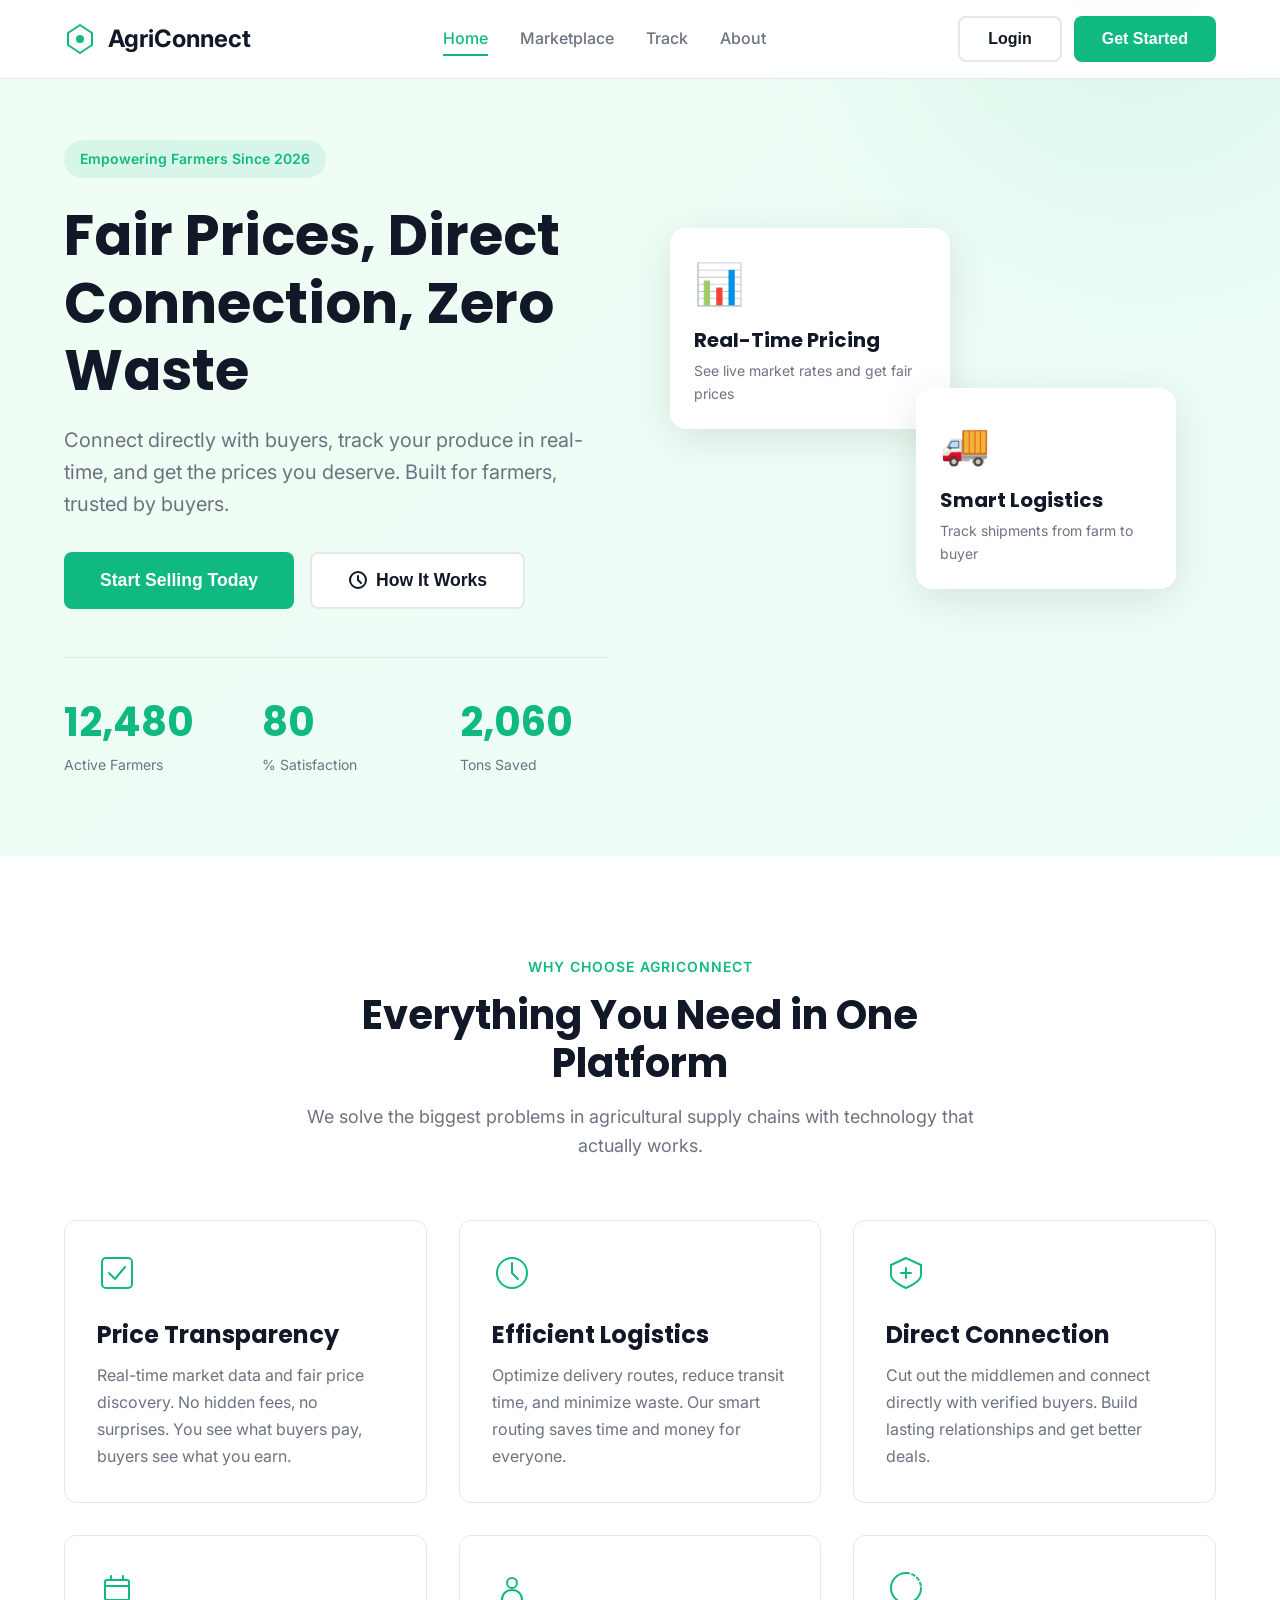
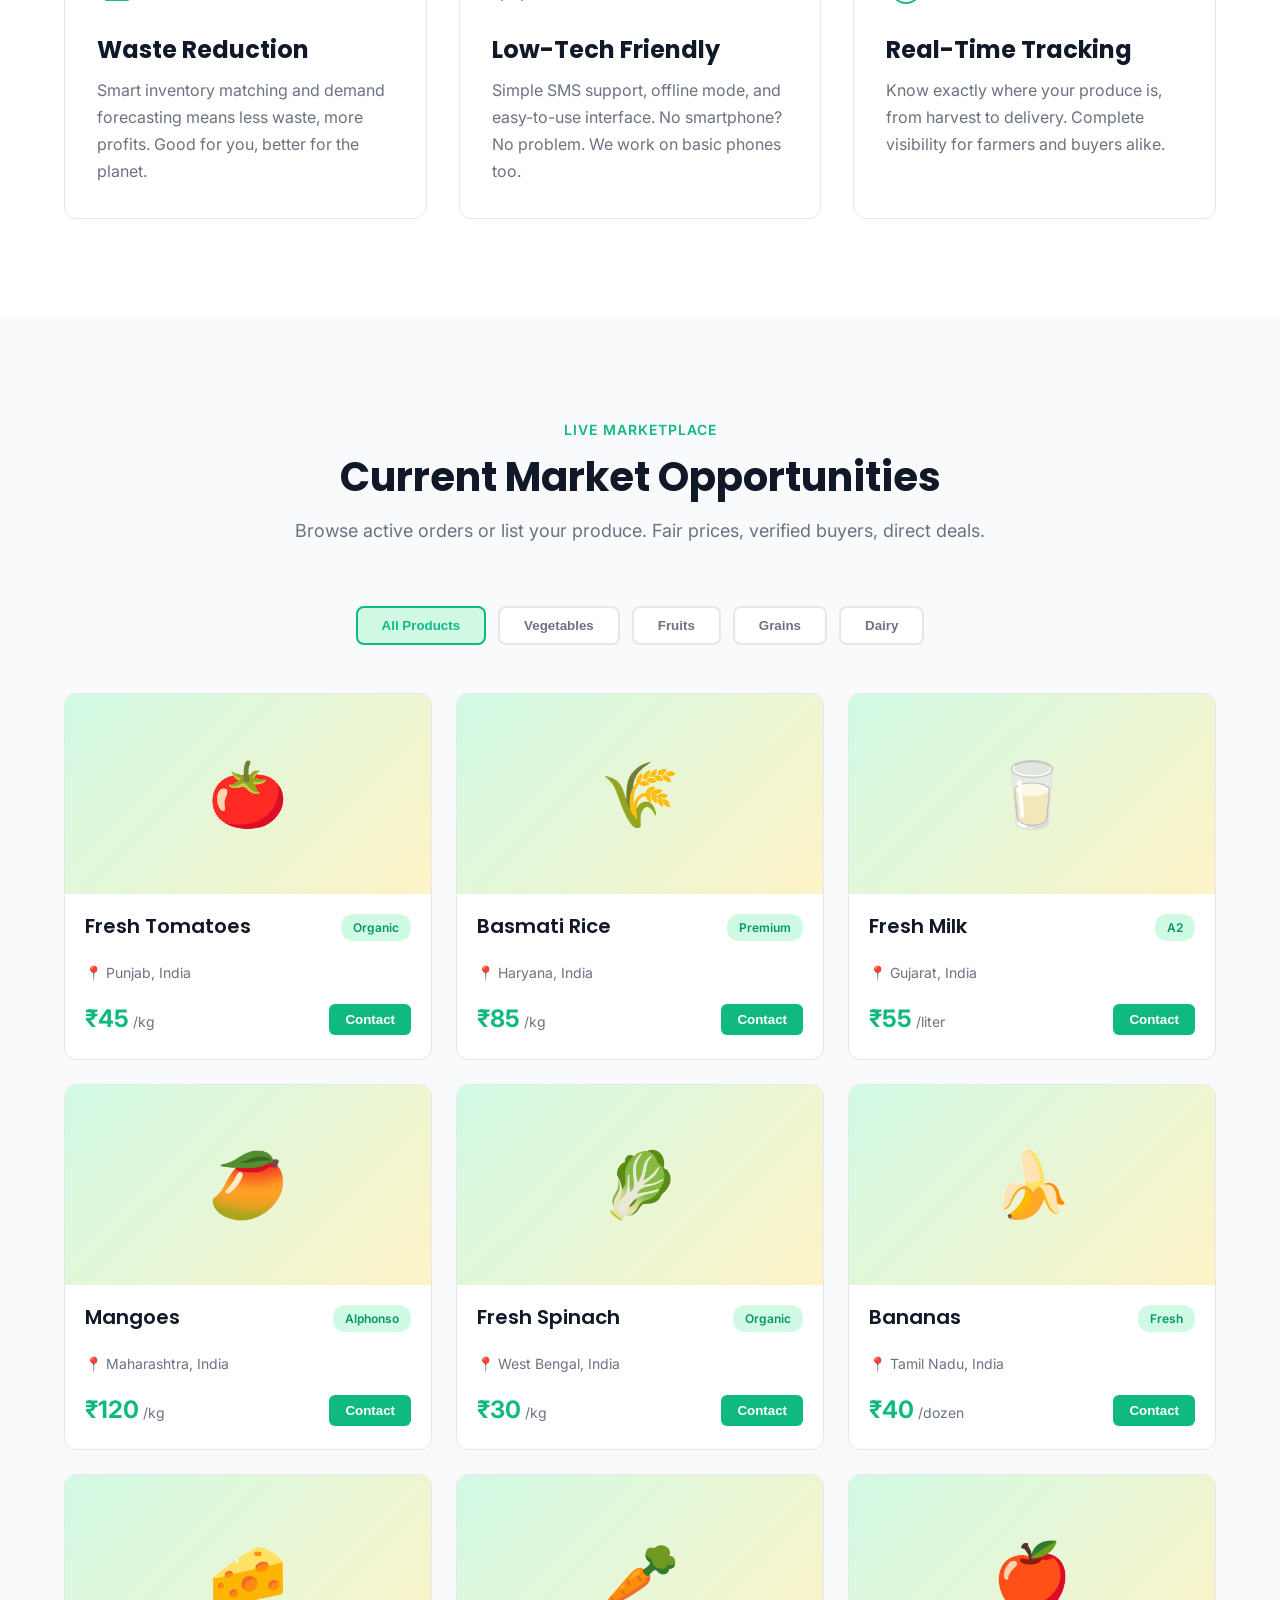
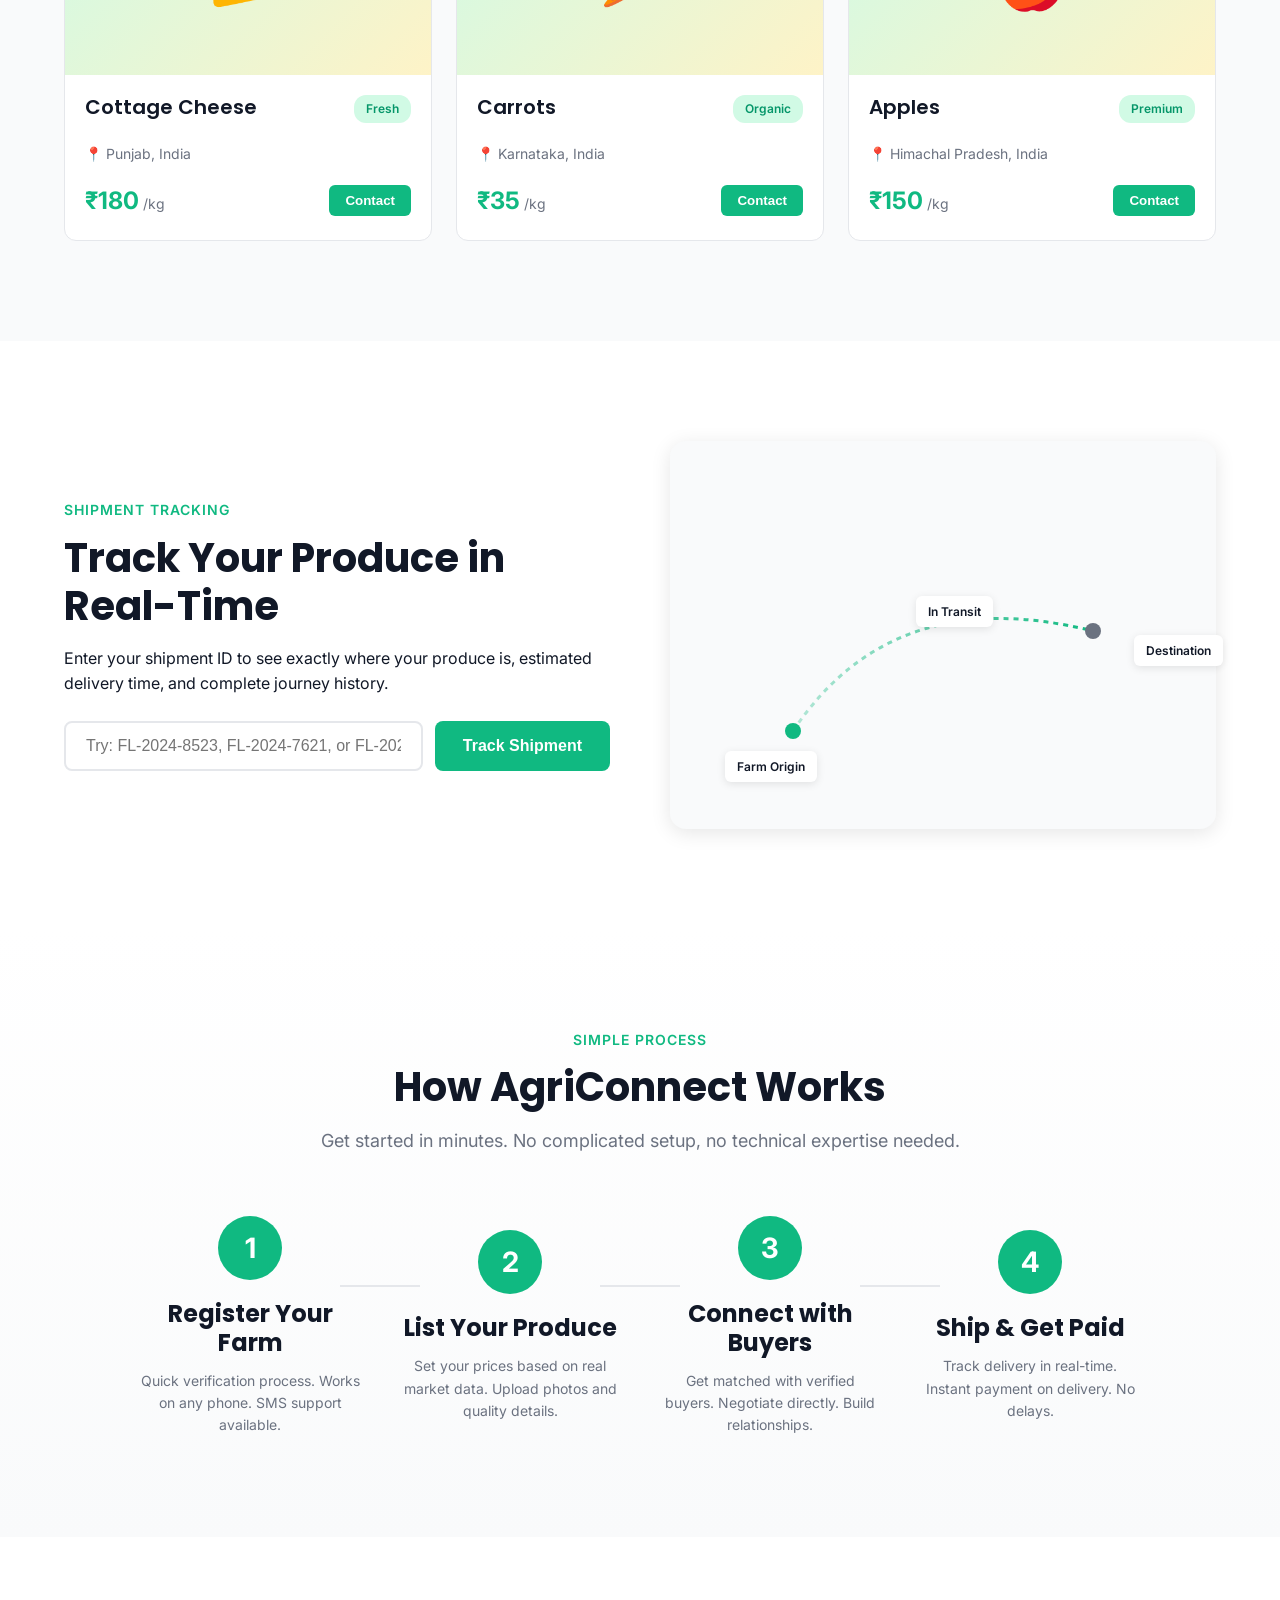
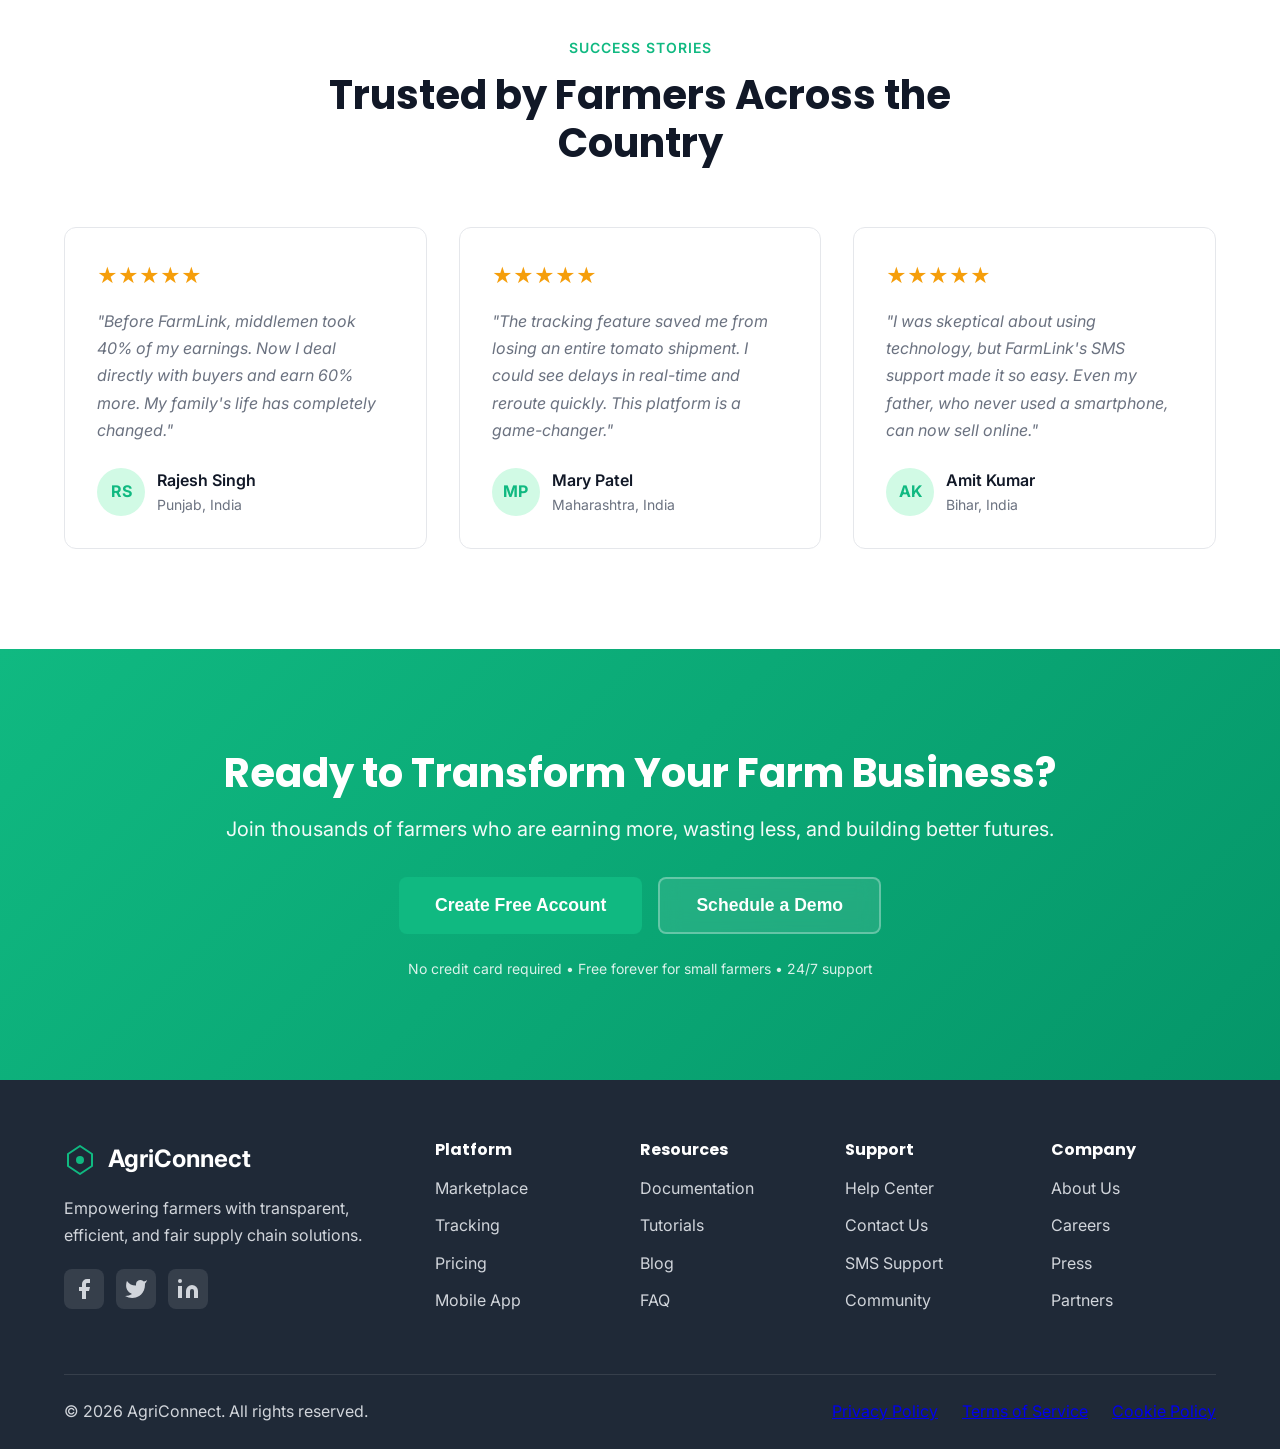
<file: index.html>
<!DOCTYPE html>
<html lang="en">
<head>
    <meta charset="UTF-8">
    <meta name="viewport" content="width=device-width, initial-scale=1.0">
    <title>AgriConnect - Transparent Agricultural Supply Chain</title>
    <link rel="icon" type="image/svg+xml" href="favicon.svg">
    <link rel="stylesheet" href="styles.css">
    <link rel="preconnect" href="https://fonts.googleapis.com">
    <link rel="preconnect" href="https://fonts.gstatic.com" crossorigin>
    <link href="https://fonts.googleapis.com/css2?family=Inter:wght@300;400;500;600;700&family=Poppins:wght@600;700&display=swap" rel="stylesheet">
</head>
<body>
    <div id="header-container"></div>

    <section class="hero" id="home">
        <div class="container">
            <div class="hero-content">
                <div class="hero-text">
                    <div class="badge">Empowering Farmers Since 2026</div>
                    <h1>Fair Prices, Direct Connection, Zero Waste</h1>
                    <p>Connect directly with buyers, track your produce in real-time, and get the prices you deserve. Built for farmers, trusted by buyers.</p>
                    <div class="hero-actions">
                        <button class="btn-primary btn-large" id="getStartedHero">Start Selling Today</button>
                        <button class="btn-outline btn-large" id="learnMoreBtn">
                            <svg width="20" height="20" viewBox="0 0 20 20" fill="none">
                                <circle cx="10" cy="10" r="8" stroke="currentColor" stroke-width="2"/>
                                <path d="M10 6V10L13 13" stroke="currentColor" stroke-width="2" stroke-linecap="round"/>
                            </svg>
                            How It Works
                        </button>
                    </div>
                    <div class="stats">
                        <div class="stat-item">
                            <div class="stat-number" data-target="15000">0</div>
                            <div class="stat-label">Active Farmers</div>
                        </div>
                        <div class="stat-item">
                            <div class="stat-number" data-target="98">0</div>
                            <div class="stat-label">% Satisfaction</div>
                        </div>
                        <div class="stat-item">
                            <div class="stat-number" data-target="2500">0</div>
                            <div class="stat-label">Tons Saved</div>
                        </div>
                    </div>
                </div>
                <div class="hero-visual">
                    <div class="hero-card card-1">
                        <div class="card-icon">📊</div>
                        <h3>Real-Time Pricing</h3>
                        <p>See live market rates and get fair prices</p>
                    </div>
                    <div class="hero-card card-2">
                        <div class="card-icon">🚚</div>
                        <h3>Smart Logistics</h3>
                        <p>Track shipments from farm to buyer</p>
                    </div>
                </div>
            </div>
        </div>
    </section>

    <section class="features" id="about">
        <div class="container">
            <div class="section-header">
                <div class="section-subtitle">Why Choose AgriConnect</div>
                <h2>Everything You Need in One Platform</h2>
                <p>We solve the biggest problems in agricultural supply chains with technology that actually works.</p>
            </div>
            <div class="features-grid">
                <div class="feature-card">
                    <div class="feature-icon">
                        <svg width="40" height="40" viewBox="0 0 40 40" fill="none">
                            <rect x="5" y="5" width="30" height="30" rx="4" stroke="#10B981" stroke-width="2"/>
                            <path d="M12 20L18 26L28 14" stroke="#10B981" stroke-width="2" stroke-linecap="round"/>
                        </svg>
                    </div>
                    <h3>Price Transparency</h3>
                    <p>Real-time market data and fair price discovery. No hidden fees, no surprises. You see what buyers pay, buyers see what you earn.</p>
                </div>
                <div class="feature-card">
                    <div class="feature-icon">
                        <svg width="40" height="40" viewBox="0 0 40 40" fill="none">
                            <circle cx="20" cy="20" r="15" stroke="#10B981" stroke-width="2"/>
                            <path d="M20 10V20L26 26" stroke="#10B981" stroke-width="2" stroke-linecap="round"/>
                        </svg>
                    </div>
                    <h3>Efficient Logistics</h3>
                    <p>Optimize delivery routes, reduce transit time, and minimize waste. Our smart routing saves time and money for everyone.</p>
                </div>
                <div class="feature-card">
                    <div class="feature-icon">
                        <svg width="40" height="40" viewBox="0 0 40 40" fill="none">
                            <path d="M20 5L5 12V22C5 29 20 35 20 35C20 35 35 29 35 22V12L20 5Z" stroke="#10B981" stroke-width="2"/>
                            <path d="M20 15V25M15 20H25" stroke="#10B981" stroke-width="2" stroke-linecap="round"/>
                        </svg>
                    </div>
                    <h3>Direct Connection</h3>
                    <p>Cut out the middlemen and connect directly with verified buyers. Build lasting relationships and get better deals.</p>
                </div>
                <div class="feature-card">
                    <div class="feature-icon">
                        <svg width="40" height="40" viewBox="0 0 40 40" fill="none">
                            <rect x="8" y="12" width="24" height="20" rx="2" stroke="#10B981" stroke-width="2"/>
                            <path d="M8 18H32M14 12V8M26 12V8" stroke="#10B981" stroke-width="2" stroke-linecap="round"/>
                        </svg>
                    </div>
                    <h3>Waste Reduction</h3>
                    <p>Smart inventory matching and demand forecasting means less waste, more profits. Good for you, better for the planet.</p>
                </div>
                <div class="feature-card">
                    <div class="feature-icon">
                        <svg width="40" height="40" viewBox="0 0 40 40" fill="none">
                            <circle cx="20" cy="15" r="5" stroke="#10B981" stroke-width="2"/>
                            <path d="M10 32C10 26 14 22 20 22C26 22 30 26 30 32" stroke="#10B981" stroke-width="2" stroke-linecap="round"/>
                        </svg>
                    </div>
                    <h3>Low-Tech Friendly</h3>
                    <p>Simple SMS support, offline mode, and easy-to-use interface. No smartphone? No problem. We work on basic phones too.</p>
                </div>
                <div class="feature-card">
                    <div class="feature-icon">
                        <svg width="40" height="40" viewBox="0 0 40 40" fill="none">
                            <path d="M35 20C35 28.2843 28.2843 35 20 35C11.7157 35 5 28.2843 5 20C5 11.7157 11.7157 5 20 5" stroke="#10B981" stroke-width="2" stroke-linecap="round"/>
                            <path d="M20 5C28.2843 5 35 11.7157 35 20" stroke="#10B981" stroke-width="2" stroke-linecap="round" stroke-dasharray="3 3"/>
                        </svg>
                    </div>
                    <h3>Real-Time Tracking</h3>
                    <p>Know exactly where your produce is, from harvest to delivery. Complete visibility for farmers and buyers alike.</p>
                </div>
            </div>
        </div>
    </section>

    <section class="marketplace" id="marketplace">
        <div class="container">
            <div class="section-header">
                <div class="section-subtitle">Live Marketplace</div>
                <h2>Current Market Opportunities</h2>
                <p>Browse active orders or list your produce. Fair prices, verified buyers, direct deals.</p>
            </div>
            <div class="marketplace-filters">
                <button class="filter-btn active" data-filter="all">All Products</button>
                <button class="filter-btn" data-filter="vegetables">Vegetables</button>
                <button class="filter-btn" data-filter="fruits">Fruits</button>
                <button class="filter-btn" data-filter="grains">Grains</button>
                <button class="filter-btn" data-filter="dairy">Dairy</button>
            </div>
            <div class="marketplace-grid" id="marketplaceGrid">
            </div>
        </div>
    </section>

    <section class="tracking" id="track">
        <div class="container">
            <div class="tracking-content">
                <div class="tracking-info">
                    <div class="section-subtitle">Shipment Tracking</div>
                    <h2>Track Your Produce in Real-Time</h2>
                    <p>Enter your shipment ID to see exactly where your produce is, estimated delivery time, and complete journey history.</p>
                    <div class="tracking-form">
                        <input type="text" id="trackingInput" placeholder="Enter Tracking ID (e.g., FL-2024-8523)" />
                        <button class="btn-primary" id="trackBtn">Track Shipment</button>
                    </div>
                    <div class="tracking-result" id="trackingResult" style="display: none;">
                    </div>
                </div>
                <div class="tracking-visual">
                    <div class="tracking-map">
                        <svg viewBox="0 0 400 300" class="map-svg">
                            <defs>
                                <linearGradient id="pathGradient" x1="0%" y1="0%" x2="100%" y2="0%">
                                    <stop offset="0%" style="stop-color:#10B981;stop-opacity:0.3" />
                                    <stop offset="100%" style="stop-color:#10B981;stop-opacity:1" />
                                </linearGradient>
                            </defs>
                            <path class="route-path" d="M 50 250 Q 150 100 350 150" stroke="url(#pathGradient)" stroke-width="3" fill="none" stroke-dasharray="5,5"/>
                            <circle class="location-marker start" cx="50" cy="250" r="8" fill="#10B981"/>
                            <circle class="location-marker current" cx="200" cy="125" r="10" fill="#F59E0B"/>
                            <circle class="location-marker end" cx="350" cy="150" r="8" fill="#6B7280"/>
                        </svg>
                        <div class="map-labels">
                            <div class="map-label" style="top: 80%; left: 10%;">Farm Origin</div>
                            <div class="map-label" style="top: 40%; left: 45%;">In Transit</div>
                            <div class="map-label" style="top: 50%; left: 85%;">Destination</div>
                        </div>
                    </div>
                </div>
            </div>
        </div>
    </section>

    <section class="how-it-works">
        <div class="container">
            <div class="section-header">
                <div class="section-subtitle">Simple Process</div>
                <h2>How AgriConnect Works</h2>
                <p>Get started in minutes. No complicated setup, no technical expertise needed.</p>
            </div>
            <div class="steps">
                <div class="step">
                    <div class="step-number">1</div>
                    <div class="step-content">
                        <h3>Register Your Farm</h3>
                        <p>Quick verification process. Works on any phone. SMS support available.</p>
                    </div>
                </div>
                <div class="step-line"></div>
                <div class="step">
                    <div class="step-number">2</div>
                    <div class="step-content">
                        <h3>List Your Produce</h3>
                        <p>Set your prices based on real market data. Upload photos and quality details.</p>
                    </div>
                </div>
                <div class="step-line"></div>
                <div class="step">
                    <div class="step-number">3</div>
                    <div class="step-content">
                        <h3>Connect with Buyers</h3>
                        <p>Get matched with verified buyers. Negotiate directly. Build relationships.</p>
                    </div>
                </div>
                <div class="step-line"></div>
                <div class="step">
                    <div class="step-number">4</div>
                    <div class="step-content">
                        <h3>Ship & Get Paid</h3>
                        <p>Track delivery in real-time. Instant payment on delivery. No delays.</p>
                    </div>
                </div>
            </div>
        </div>
    </section>

    <section class="testimonials">
        <div class="container">
            <div class="section-header">
                <div class="section-subtitle">Success Stories</div>
                <h2>Trusted by Farmers Across the Country</h2>
            </div>
            <div class="testimonials-grid">
                <div class="testimonial-card">
                    <div class="testimonial-stars">★★★★★</div>
                    <p>"Before FarmLink, middlemen took 40% of my earnings. Now I deal directly with buyers and earn 60% more. My family's life has completely changed."</p>
                    <div class="testimonial-author">
                        <div class="author-avatar">RS</div>
                        <div>
                            <div class="author-name">Rajesh Singh</div>
                            <div class="author-location">Punjab, India</div>
                        </div>
                    </div>
                </div>
                <div class="testimonial-card">
                    <div class="testimonial-stars">★★★★★</div>
                    <p>"The tracking feature saved me from losing an entire tomato shipment. I could see delays in real-time and reroute quickly. This platform is a game-changer."</p>
                    <div class="testimonial-author">
                        <div class="author-avatar">MP</div>
                        <div>
                            <div class="author-name">Mary Patel</div>
                            <div class="author-location">Maharashtra, India</div>
                        </div>
                    </div>
                </div>
                <div class="testimonial-card">
                    <div class="testimonial-stars">★★★★★</div>
                    <p>"I was skeptical about using technology, but FarmLink's SMS support made it so easy. Even my father, who never used a smartphone, can now sell online."</p>
                    <div class="testimonial-author">
                        <div class="author-avatar">AK</div>
                        <div>
                            <div class="author-name">Amit Kumar</div>
                            <div class="author-location">Bihar, India</div>
                        </div>
                    </div>
                </div>
            </div>
        </div>
    </section>

    <section class="cta">
        <div class="container">
            <div class="cta-content">
                <h2>Ready to Transform Your Farm Business?</h2>
                <p>Join thousands of farmers who are earning more, wasting less, and building better futures.</p>
                <div class="cta-actions">
                    <button class="btn-primary btn-large" id="ctaSignup">Create Free Account</button>
                    <button class="btn-outline-light btn-large" id="ctaDemo">Schedule a Demo</button>
                </div>
                <div class="cta-note">No credit card required • Free forever for small farmers • 24/7 support</div>
            </div>
        </div>
    </section>

    <div id="footer-container"></div>

    <script src="script.js"></script>
</body>
</html>
</file>
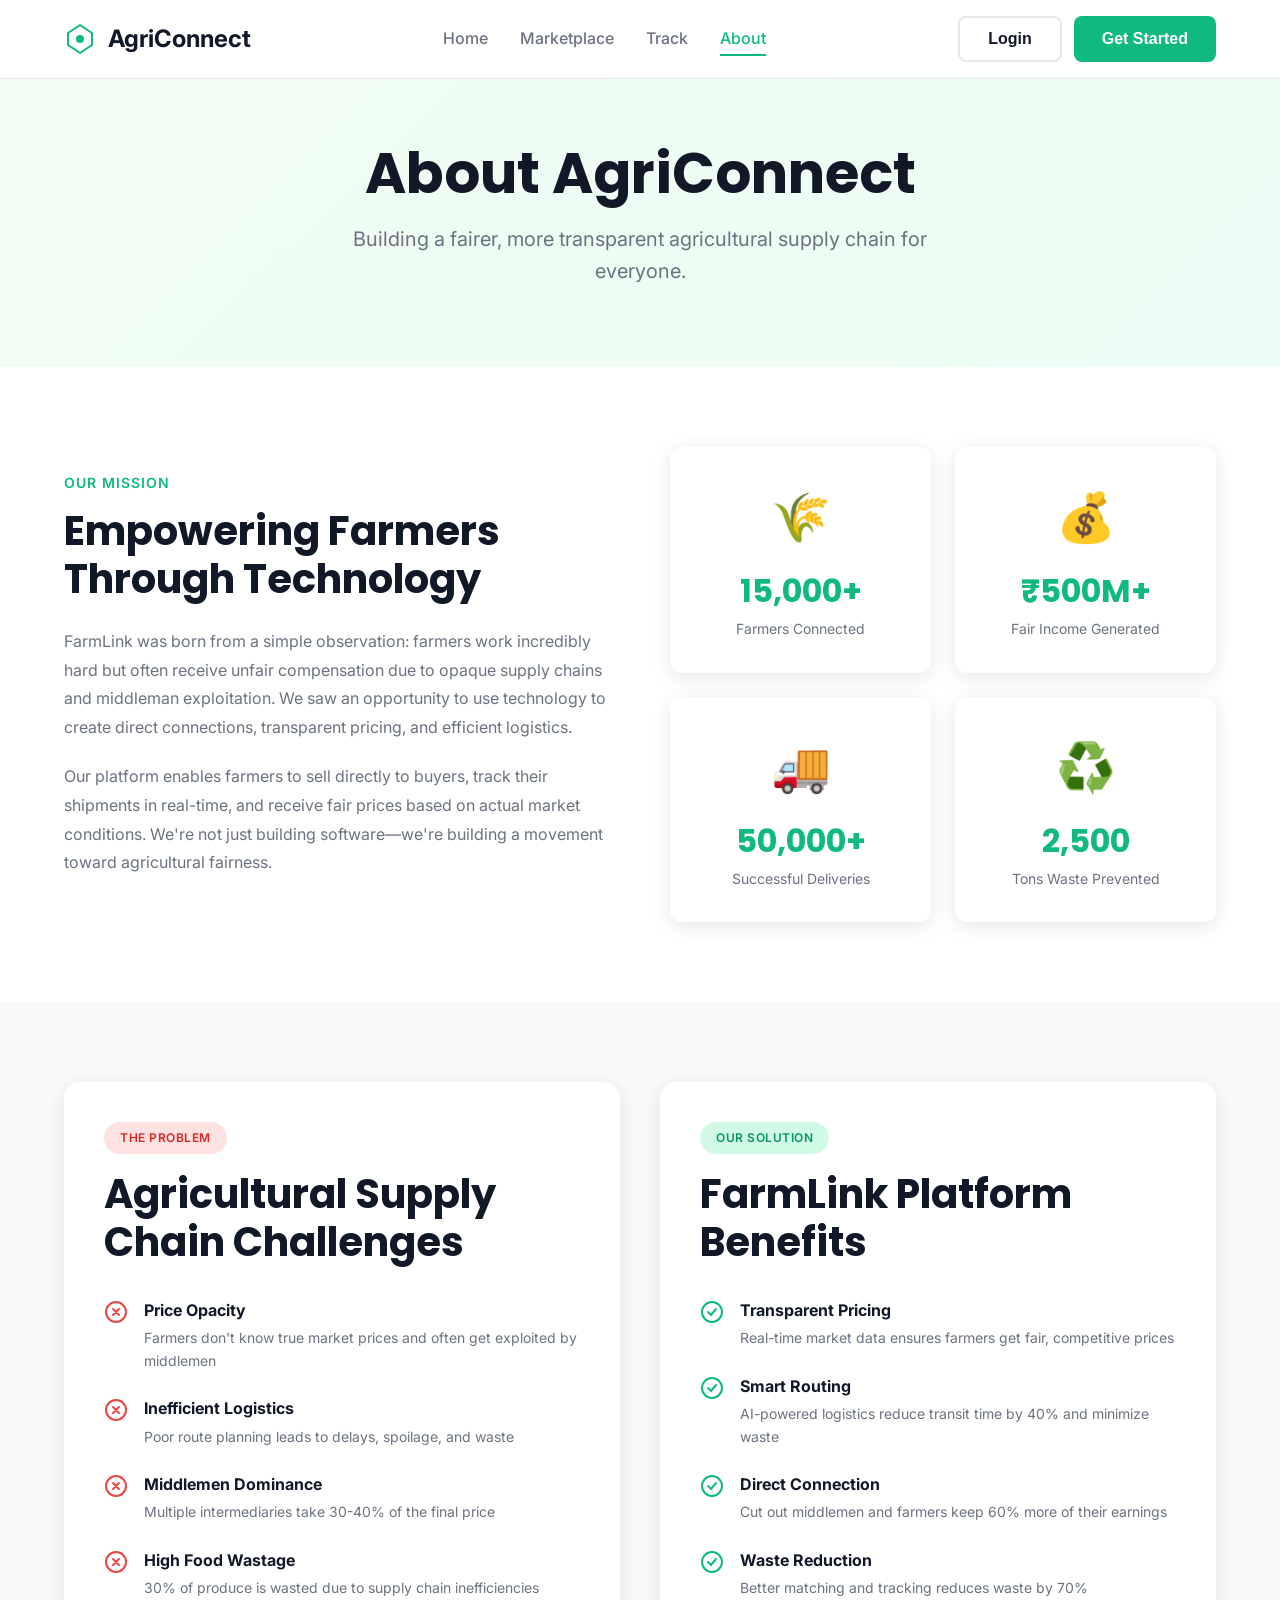
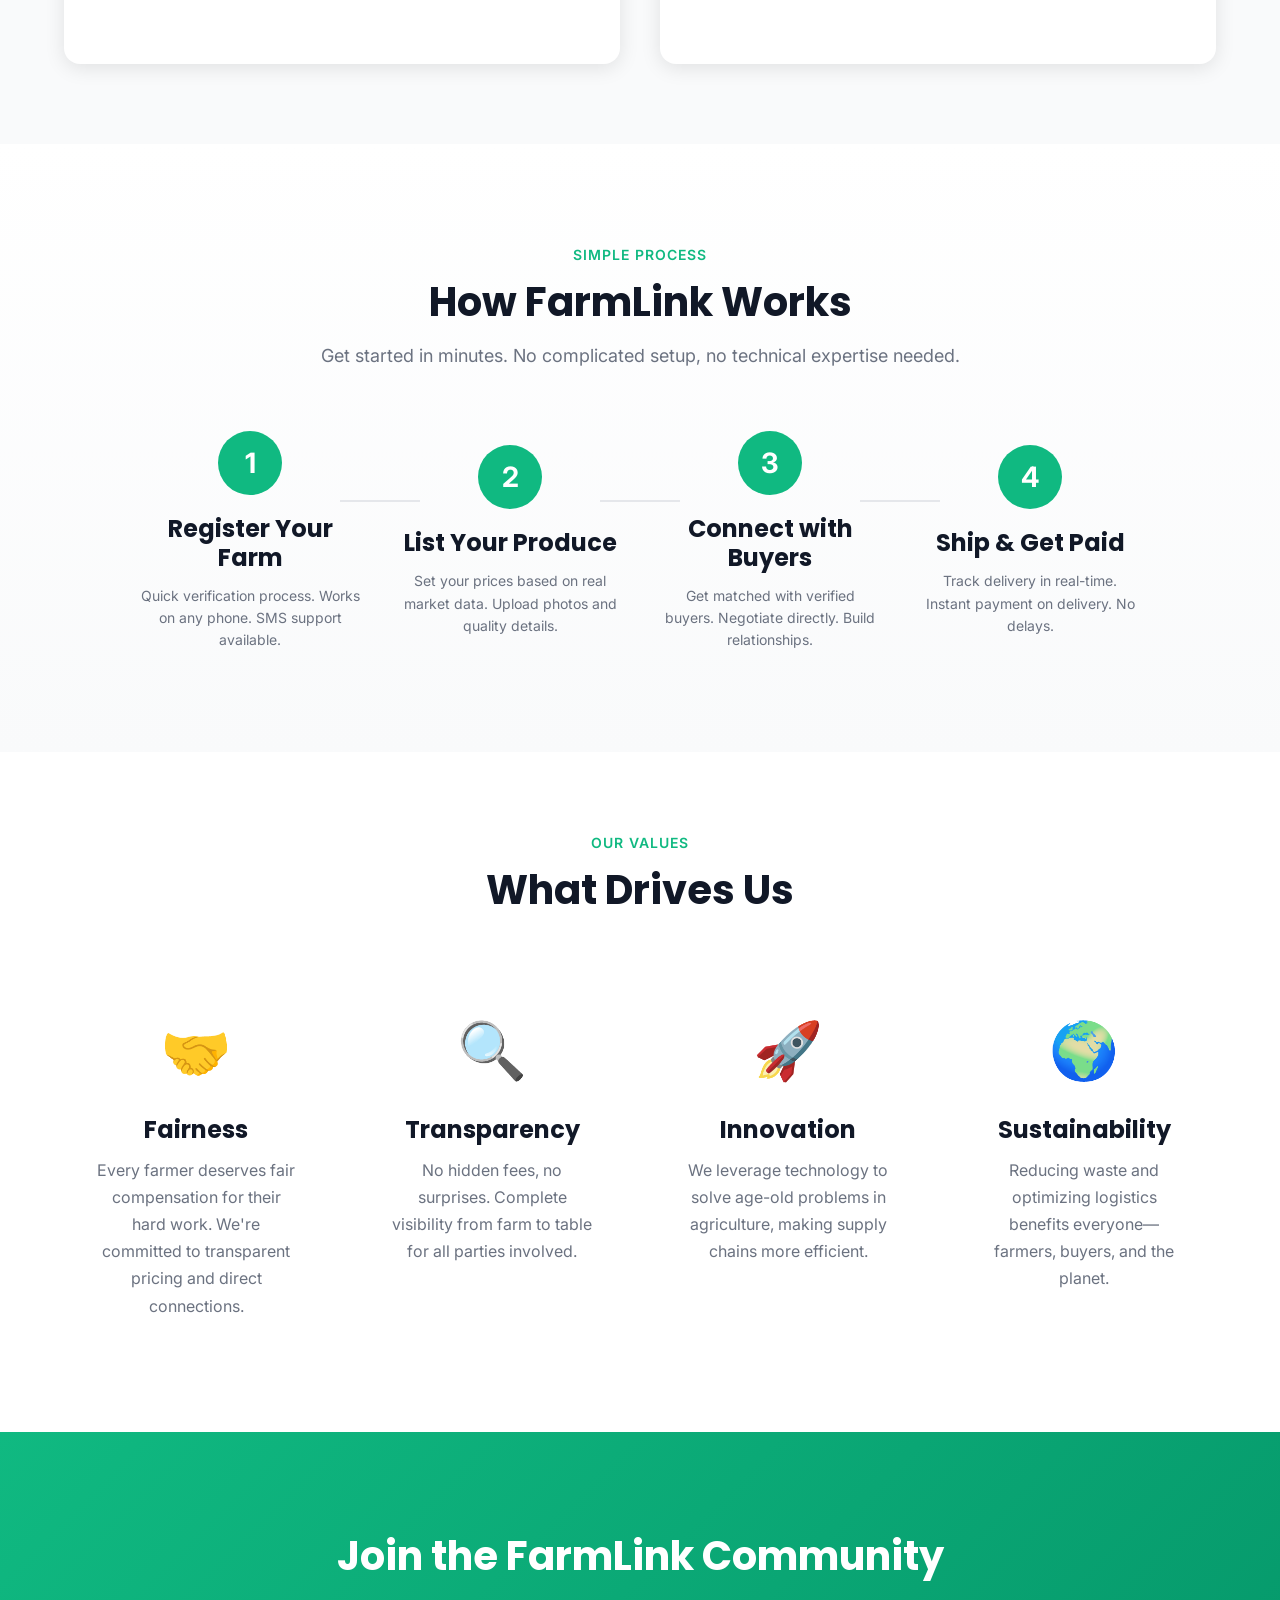
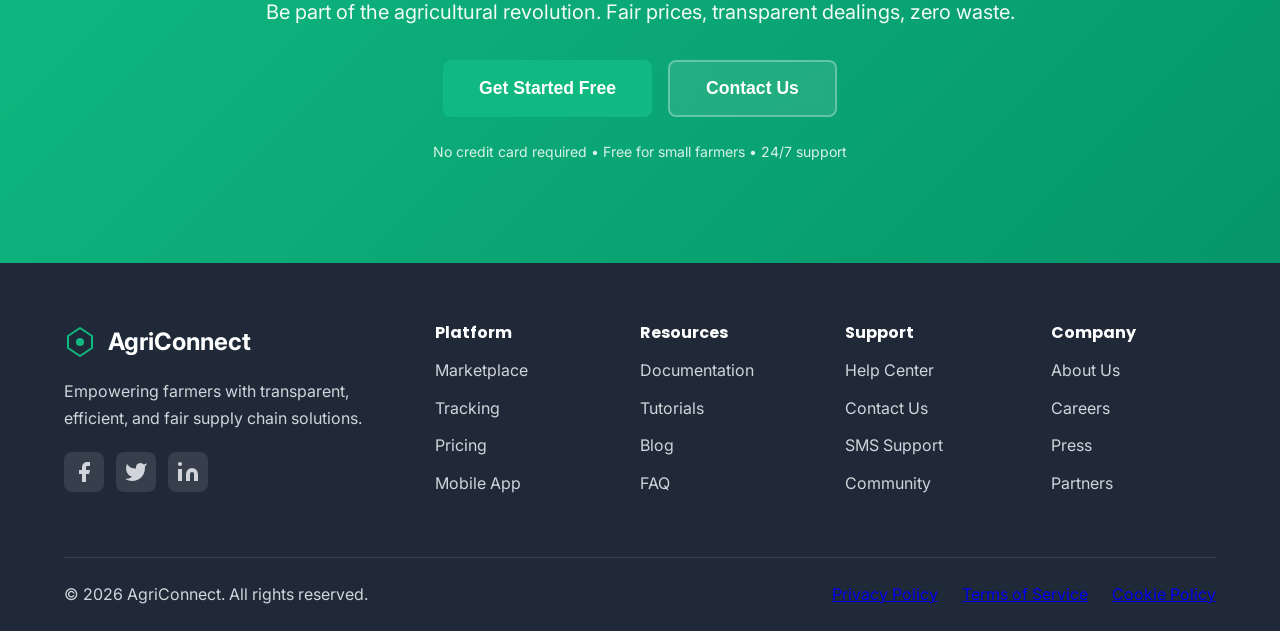
<file: about.html>
<!DOCTYPE html>
<html lang="en">
<head>
    <meta charset="UTF-8">
    <meta name="viewport" content="width=device-width, initial-scale=1.0">
    <title>About Us - AgriConnect</title>
    <link rel="icon" type="image/svg+xml" href="favicon.svg">
    <link rel="stylesheet" href="styles.css">
    <link rel="preconnect" href="https://fonts.googleapis.com">
    <link rel="preconnect" href="https://fonts.gstatic.com" crossorigin>
    <link href="https://fonts.googleapis.com/css2?family=Inter:wght@300;400;500;600;700&family=Poppins:wght@600;700&display=swap" rel="stylesheet">
</head>
<body>
    <div id="header-container"></div>

    <section class="page-header">
        <div class="container">
            <h1>About AgriConnect</h1>
            <p>Building a fairer, more transparent agricultural supply chain for everyone.</p>
        </div>
    </section>

    <section class="about-mission">
        <div class="container">
            <div class="mission-content">
                <div class="mission-text">
                    <div class="section-subtitle">Our Mission</div>
                    <h2>Empowering Farmers Through Technology</h2>
                    <p>FarmLink was born from a simple observation: farmers work incredibly hard but often receive unfair compensation due to opaque supply chains and middleman exploitation. We saw an opportunity to use technology to create direct connections, transparent pricing, and efficient logistics.</p>
                    <p>Our platform enables farmers to sell directly to buyers, track their shipments in real-time, and receive fair prices based on actual market conditions. We're not just building software—we're building a movement toward agricultural fairness.</p>
                </div>
                <div class="mission-stats-large">
                    <div class="mission-stat">
                        <div class="stat-icon">🌾</div>
                        <h3>15,000+</h3>
                        <p>Farmers Connected</p>
                    </div>
                    <div class="mission-stat">
                        <div class="stat-icon">💰</div>
                        <h3>₹500M+</h3>
                        <p>Fair Income Generated</p>
                    </div>
                    <div class="mission-stat">
                        <div class="stat-icon">🚚</div>
                        <h3>50,000+</h3>
                        <p>Successful Deliveries</p>
                    </div>
                    <div class="mission-stat">
                        <div class="stat-icon">♻️</div>
                        <h3>2,500</h3>
                        <p>Tons Waste Prevented</p>
                    </div>
                </div>
            </div>
        </div>
    </section>

    <section class="problem-solution">
        <div class="container">
            <div class="ps-grid">
                <div class="ps-card problem">
                    <div class="ps-header">
                        <span class="ps-badge problem-badge">The Problem</span>
                        <h2>Agricultural Supply Chain Challenges</h2>
                    </div>
                    <ul class="ps-list">
                        <li>
                            <svg width="24" height="24" viewBox="0 0 24 24" fill="none">
                                <circle cx="12" cy="12" r="10" stroke="#EF4444" stroke-width="2"/>
                                <path d="M15 9L9 15M9 9L15 15" stroke="#EF4444" stroke-width="2" stroke-linecap="round"/>
                            </svg>
                            <div>
                                <strong>Price Opacity</strong>
                                <p>Farmers don't know true market prices and often get exploited by middlemen</p>
                            </div>
                        </li>
                        <li>
                            <svg width="24" height="24" viewBox="0 0 24 24" fill="none">
                                <circle cx="12" cy="12" r="10" stroke="#EF4444" stroke-width="2"/>
                                <path d="M15 9L9 15M9 9L15 15" stroke="#EF4444" stroke-width="2" stroke-linecap="round"/>
                            </svg>
                            <div>
                                <strong>Inefficient Logistics</strong>
                                <p>Poor route planning leads to delays, spoilage, and waste</p>
                            </div>
                        </li>
                        <li>
                            <svg width="24" height="24" viewBox="0 0 24 24" fill="none">
                                <circle cx="12" cy="12" r="10" stroke="#EF4444" stroke-width="2"/>
                                <path d="M15 9L9 15M9 9L15 15" stroke="#EF4444" stroke-width="2" stroke-linecap="round"/>
                            </svg>
                            <div>
                                <strong>Middlemen Dominance</strong>
                                <p>Multiple intermediaries take 30-40% of the final price</p>
                            </div>
                        </li>
                        <li>
                            <svg width="24" height="24" viewBox="0 0 24 24" fill="none">
                                <circle cx="12" cy="12" r="10" stroke="#EF4444" stroke-width="2"/>
                                <path d="M15 9L9 15M9 9L15 15" stroke="#EF4444" stroke-width="2" stroke-linecap="round"/>
                            </svg>
                            <div>
                                <strong>High Food Wastage</strong>
                                <p>30% of produce is wasted due to supply chain inefficiencies</p>
                            </div>
                        </li>
                    </ul>
                </div>

                <div class="ps-card solution">
                    <div class="ps-header">
                        <span class="ps-badge solution-badge">Our Solution</span>
                        <h2>FarmLink Platform Benefits</h2>
                    </div>
                    <ul class="ps-list">
                        <li>
                            <svg width="24" height="24" viewBox="0 0 24 24" fill="none">
                                <circle cx="12" cy="12" r="10" stroke="#10B981" stroke-width="2"/>
                                <path d="M8 12L11 15L16 9" stroke="#10B981" stroke-width="2" stroke-linecap="round"/>
                            </svg>
                            <div>
                                <strong>Transparent Pricing</strong>
                                <p>Real-time market data ensures farmers get fair, competitive prices</p>
                            </div>
                        </li>
                        <li>
                            <svg width="24" height="24" viewBox="0 0 24 24" fill="none">
                                <circle cx="12" cy="12" r="10" stroke="#10B981" stroke-width="2"/>
                                <path d="M8 12L11 15L16 9" stroke="#10B981" stroke-width="2" stroke-linecap="round"/>
                            </svg>
                            <div>
                                <strong>Smart Routing</strong>
                                <p>AI-powered logistics reduce transit time by 40% and minimize waste</p>
                            </div>
                        </li>
                        <li>
                            <svg width="24" height="24" viewBox="0 0 24 24" fill="none">
                                <circle cx="12" cy="12" r="10" stroke="#10B981" stroke-width="2"/>
                                <path d="M8 12L11 15L16 9" stroke="#10B981" stroke-width="2" stroke-linecap="round"/>
                            </svg>
                            <div>
                                <strong>Direct Connection</strong>
                                <p>Cut out middlemen and farmers keep 60% more of their earnings</p>
                            </div>
                        </li>
                        <li>
                            <svg width="24" height="24" viewBox="0 0 24 24" fill="none">
                                <circle cx="12" cy="12" r="10" stroke="#10B981" stroke-width="2"/>
                                <path d="M8 12L11 15L16 9" stroke="#10B981" stroke-width="2" stroke-linecap="round"/>
                            </svg>
                            <div>
                                <strong>Waste Reduction</strong>
                                <p>Better matching and tracking reduces waste by 70%</p>
                            </div>
                        </li>
                    </ul>
                </div>
            </div>
        </div>
    </section>

    <section class="how-it-works">
        <div class="container">
            <div class="section-header">
                <div class="section-subtitle">Simple Process</div>
                <h2>How FarmLink Works</h2>
                <p>Get started in minutes. No complicated setup, no technical expertise needed.</p>
            </div>
            <div class="steps">
                <div class="step">
                    <div class="step-number">1</div>
                    <div class="step-content">
                        <h3>Register Your Farm</h3>
                        <p>Quick verification process. Works on any phone. SMS support available.</p>
                    </div>
                </div>
                <div class="step-line"></div>
                <div class="step">
                    <div class="step-number">2</div>
                    <div class="step-content">
                        <h3>List Your Produce</h3>
                        <p>Set your prices based on real market data. Upload photos and quality details.</p>
                    </div>
                </div>
                <div class="step-line"></div>
                <div class="step">
                    <div class="step-number">3</div>
                    <div class="step-content">
                        <h3>Connect with Buyers</h3>
                        <p>Get matched with verified buyers. Negotiate directly. Build relationships.</p>
                    </div>
                </div>
                <div class="step-line"></div>
                <div class="step">
                    <div class="step-number">4</div>
                    <div class="step-content">
                        <h3>Ship & Get Paid</h3>
                        <p>Track delivery in real-time. Instant payment on delivery. No delays.</p>
                    </div>
                </div>
            </div>
        </div>
    </section>

    <section class="values">
        <div class="container">
            <div class="section-header">
                <div class="section-subtitle">Our Values</div>
                <h2>What Drives Us</h2>
            </div>
            <div class="values-grid">
                <div class="value-card">
                    <div class="value-icon">🤝</div>
                    <h3>Fairness</h3>
                    <p>Every farmer deserves fair compensation for their hard work. We're committed to transparent pricing and direct connections.</p>
                </div>
                <div class="value-card">
                    <div class="value-icon">🔍</div>
                    <h3>Transparency</h3>
                    <p>No hidden fees, no surprises. Complete visibility from farm to table for all parties involved.</p>
                </div>
                <div class="value-card">
                    <div class="value-icon">🚀</div>
                    <h3>Innovation</h3>
                    <p>We leverage technology to solve age-old problems in agriculture, making supply chains more efficient.</p>
                </div>
                <div class="value-card">
                    <div class="value-icon">🌍</div>
                    <h3>Sustainability</h3>
                    <p>Reducing waste and optimizing logistics benefits everyone—farmers, buyers, and the planet.</p>
                </div>
            </div>
        </div>
    </section>

    <section class="cta">
        <div class="container">
            <div class="cta-content">
                <h2>Join the FarmLink Community</h2>
                <p>Be part of the agricultural revolution. Fair prices, transparent dealings, zero waste.</p>
                <div class="cta-actions">
                    <button class="btn-primary btn-large" id="ctaSignup">Get Started Free</button>
                    <button class="btn-outline-light btn-large" id="ctaContact">Contact Us</button>
                </div>
                <div class="cta-note">No credit card required • Free for small farmers • 24/7 support</div>
            </div>
        </div>
    </section>

    <div id="footer-container"></div>

    <script src="script.js"></script>
</body>
</html>
</file>
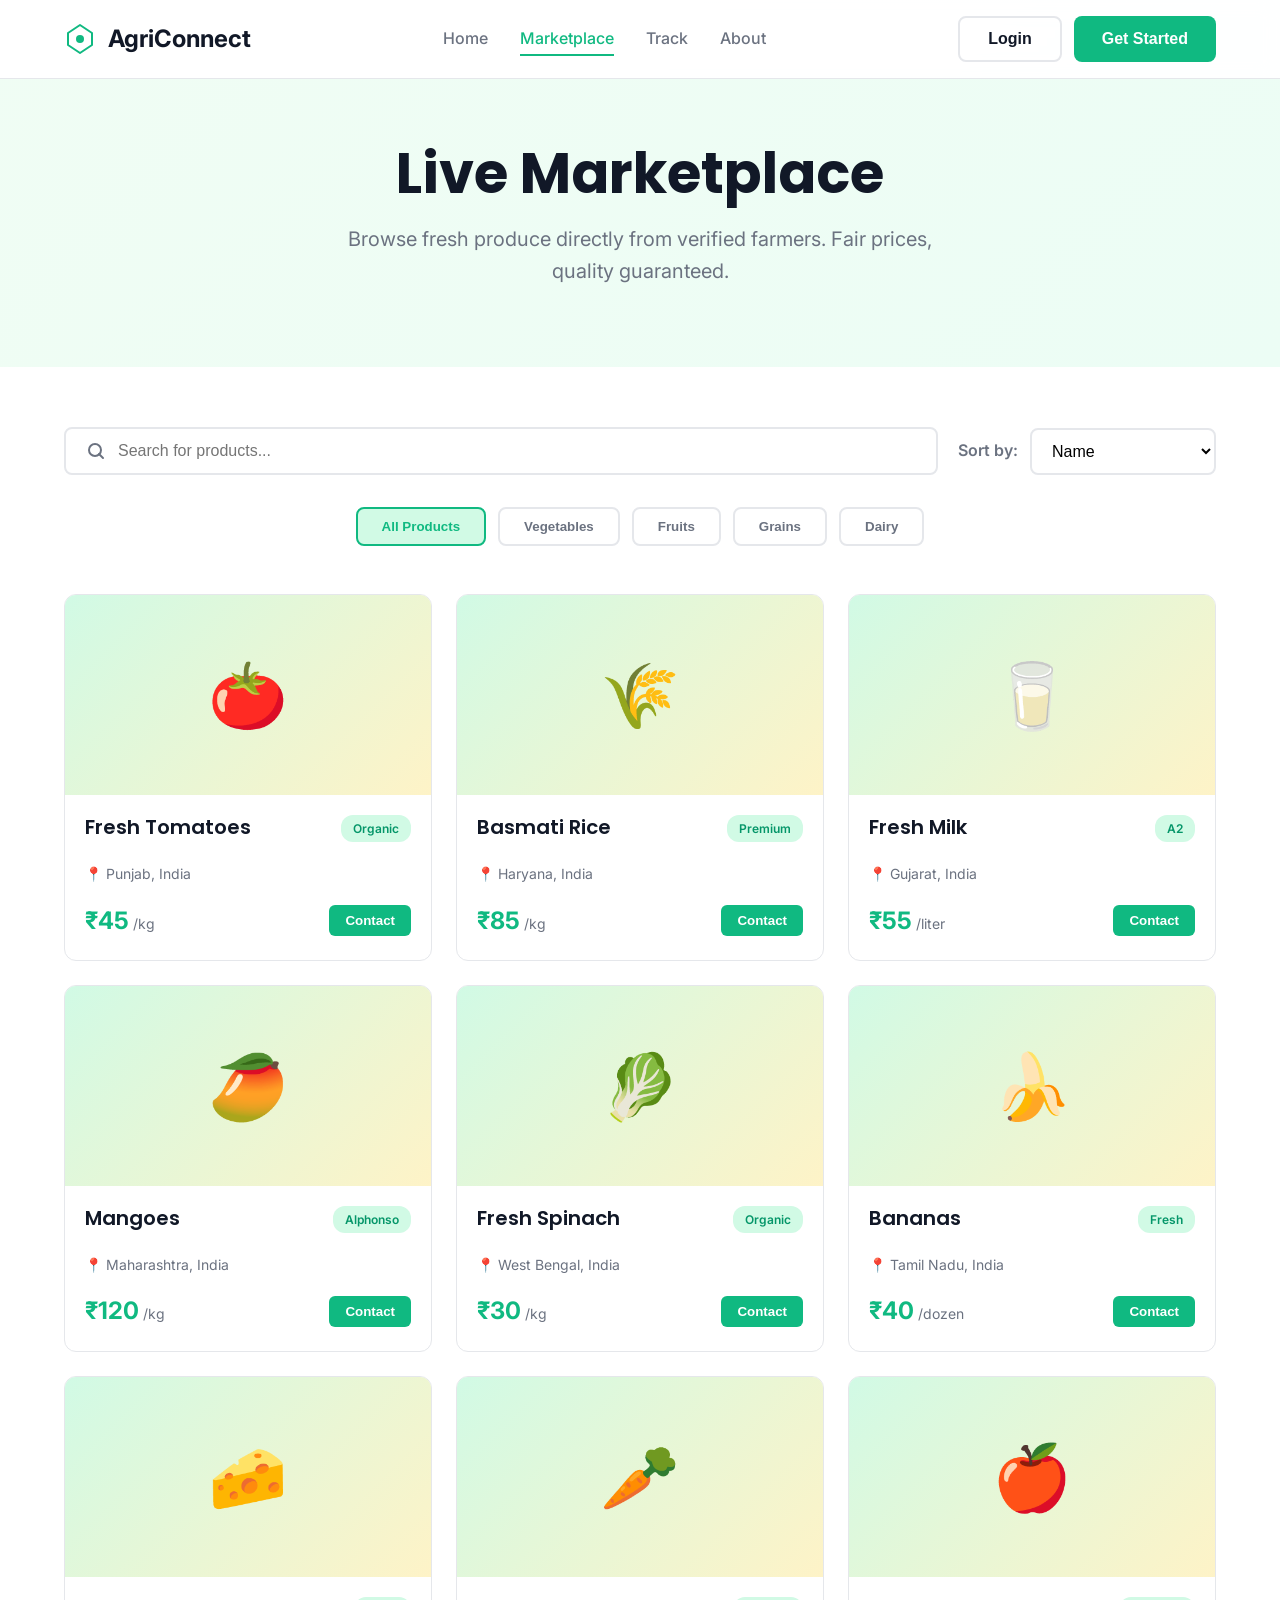
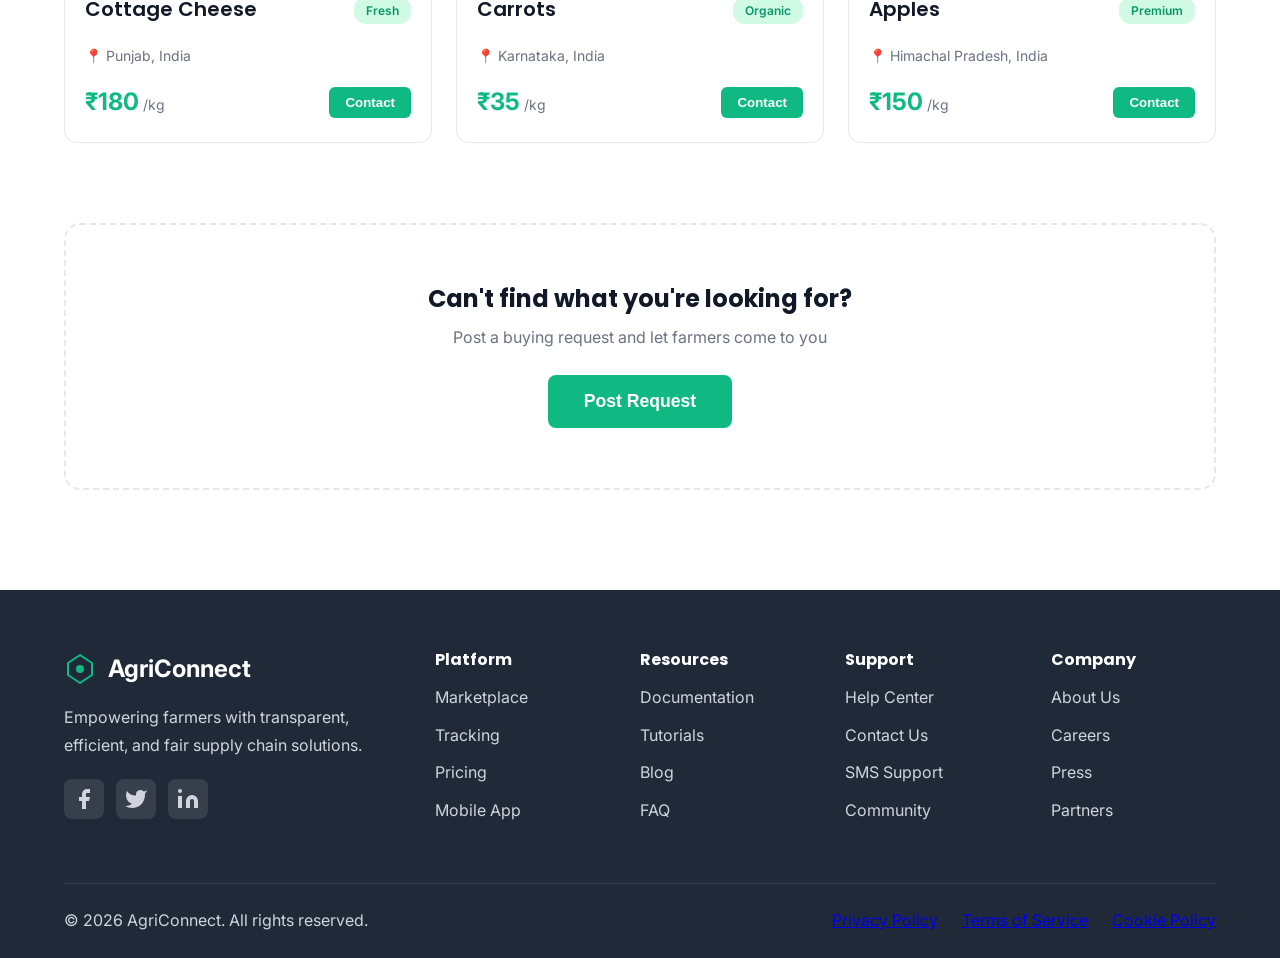
<file: marketplace.html>
<!DOCTYPE html>
<html lang="en">
<head>
    <meta charset="UTF-8">
    <meta name="viewport" content="width=device-width, initial-scale=1.0">
    <title>Marketplace - AgriConnect</title>
    <link rel="icon" type="image/svg+xml" href="favicon.svg">
    <link rel="stylesheet" href="styles.css">
    <link rel="preconnect" href="https://fonts.googleapis.com">
    <link rel="preconnect" href="https://fonts.gstatic.com" crossorigin>
    <link href="https://fonts.googleapis.com/css2?family=Inter:wght@300;400;500;600;700&family=Poppins:wght@600;700&display=swap" rel="stylesheet">
</head>
<body>
    <div id="header-container"></div>

    <section class="page-header">
        <div class="container">
            <h1>Live Marketplace</h1>
            <p>Browse fresh produce directly from verified farmers. Fair prices, quality guaranteed.</p>
        </div>
    </section>

    <section class="marketplace-page">
        <div class="container">
            <div class="marketplace-controls">
                <div class="search-bar">
                    <svg width="20" height="20" viewBox="0 0 20 20" fill="none">
                        <circle cx="9" cy="9" r="6" stroke="#6B7280" stroke-width="2"/>
                        <path d="M13 13L17 17" stroke="#6B7280" stroke-width="2" stroke-linecap="round"/>
                    </svg>
                    <input type="text" id="searchInput" placeholder="Search for products...">
                </div>
                <div class="filter-group">
                    <label>Sort by:</label>
                    <select id="sortSelect">
                        <option value="name">Name</option>
                        <option value="price-low">Price: Low to High</option>
                        <option value="price-high">Price: High to Low</option>
                        <option value="location">Location</option>
                    </select>
                </div>
            </div>

            <div class="marketplace-filters">
                <button class="filter-btn active" data-filter="all">All Products</button>
                <button class="filter-btn" data-filter="vegetables">Vegetables</button>
                <button class="filter-btn" data-filter="fruits">Fruits</button>
                <button class="filter-btn" data-filter="grains">Grains</button>
                <button class="filter-btn" data-filter="dairy">Dairy</button>
            </div>

            <div class="marketplace-grid" id="marketplaceGrid">
            </div>

            <div class="marketplace-cta">
                <h3>Can't find what you're looking for?</h3>
                <p>Post a buying request and let farmers come to you</p>
                <button class="btn-primary btn-large">Post Request</button>
            </div>
        </div>
    </section>

    <div id="footer-container"></div>

    <script src="script.js"></script>
</body>
</html>
</file>
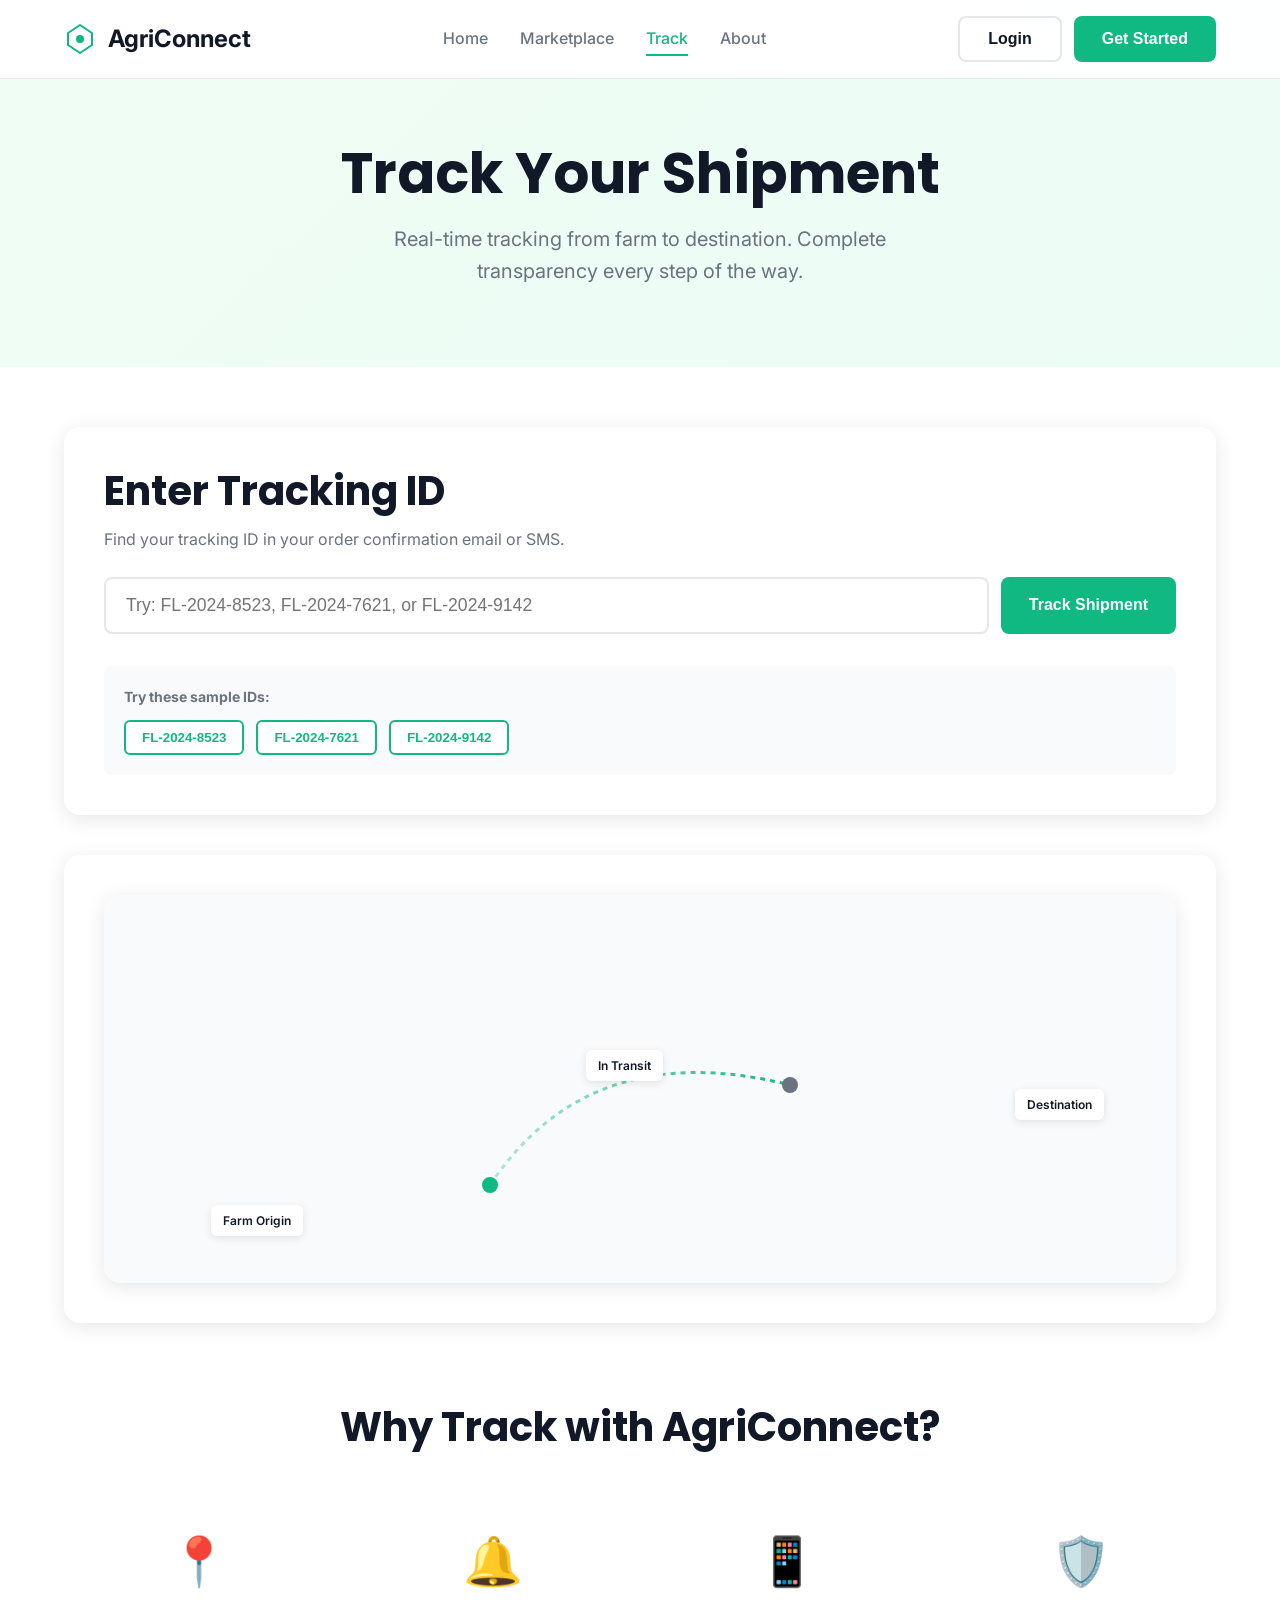
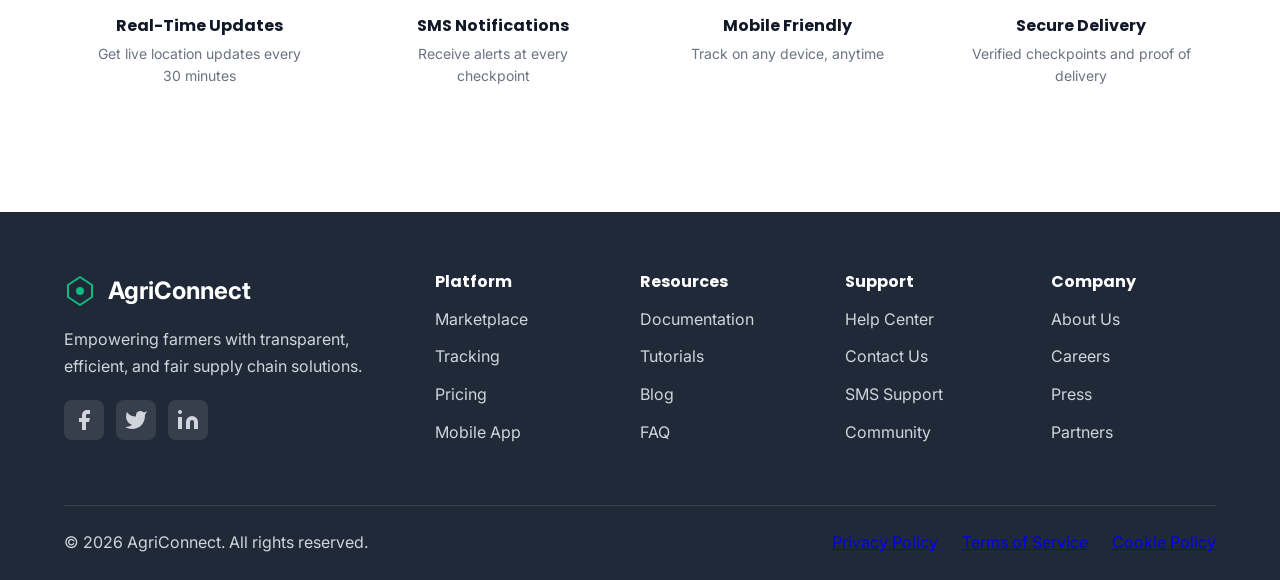
<file: tracking.html>
<!DOCTYPE html>
<html lang="en">
<head>
    <meta charset="UTF-8">
    <meta name="viewport" content="width=device-width, initial-scale=1.0">
    <title>Track Shipment - AgriConnect</title>
    <link rel="icon" type="image/svg+xml" href="favicon.svg">
    <link rel="stylesheet" href="styles.css">
    <link rel="preconnect" href="https://fonts.googleapis.com">
    <link rel="preconnect" href="https://fonts.gstatic.com" crossorigin>
    <link href="https://fonts.googleapis.com/css2?family=Inter:wght@300;400;500;600;700&family=Poppins:wght@600;700&display=swap" rel="stylesheet">
</head>
<body>
    <!-- Header Container -->
    <div id="header-container"></div>

    <!-- Page Header -->
    <section class="page-header">
        <div class="container">
            <h1>Track Your Shipment</h1>
            <p>Real-time tracking from farm to destination. Complete transparency every step of the way.</p>
        </div>
    </section>

    <!-- Tracking Section -->
    <section class="tracking-page">
        <div class="container">
            <div class="tracking-main">
                <div class="tracking-card">
                    <h2>Enter Tracking ID</h2>
                    <p>Find your tracking ID in your order confirmation email or SMS.</p>
                    <div class="tracking-form-large">
                        <input type="text" id="trackingInput" placeholder="Enter Tracking ID (e.g., FL-2024-8523)" />
                        <button class="btn-primary" id="trackBtn">Track Shipment</button>
                    </div>
                    <div class="sample-ids">
                        <p><strong>Try these sample IDs:</strong></p>
                        <div class="sample-id-buttons">
                            <button class="sample-id-btn" data-id="FL-2024-8523">FL-2024-8523</button>
                            <button class="sample-id-btn" data-id="FL-2024-7621">FL-2024-7621</button>
                            <button class="sample-id-btn" data-id="FL-2024-9142">FL-2024-9142</button>
                        </div>
                    </div>
                </div>

                <div class="tracking-result" id="trackingResult" style="display: none;">
                    <!-- Populated by JS -->
                </div>

                <div class="tracking-visual-large">
                    <div class="tracking-map">
                        <svg viewBox="0 0 400 300" class="map-svg">
                            <defs>
                                <linearGradient id="pathGradient" x1="0%" y1="0%" x2="100%" y2="0%">
                                    <stop offset="0%" style="stop-color:#10B981;stop-opacity:0.3" />
                                    <stop offset="100%" style="stop-color:#10B981;stop-opacity:1" />
                                </linearGradient>
                            </defs>
                            <path class="route-path" d="M 50 250 Q 150 100 350 150" stroke="url(#pathGradient)" stroke-width="3" fill="none" stroke-dasharray="5,5"/>
                            <circle class="location-marker start" cx="50" cy="250" r="8" fill="#10B981"/>
                            <circle class="location-marker current" cx="200" cy="125" r="10" fill="#F59E0B"/>
                            <circle class="location-marker end" cx="350" cy="150" r="8" fill="#6B7280"/>
                        </svg>
                        <div class="map-labels">
                            <div class="map-label" style="top: 80%; left: 10%;">Farm Origin</div>
                            <div class="map-label" style="top: 40%; left: 45%;">In Transit</div>
                            <div class="map-label" style="top: 50%; left: 85%;">Destination</div>
                        </div>
                    </div>
                </div>
            </div>

            <div class="tracking-features">
                <h2>Why Track with AgriConnect?</h2>
                <div class="features-grid-small">
                    <div class="feature-item">
                        <div class="feature-icon-small">📍</div>
                        <h4>Real-Time Updates</h4>
                        <p>Get live location updates every 30 minutes</p>
                    </div>
                    <div class="feature-item">
                        <div class="feature-icon-small">🔔</div>
                        <h4>SMS Notifications</h4>
                        <p>Receive alerts at every checkpoint</p>
                    </div>
                    <div class="feature-item">
                        <div class="feature-icon-small">📱</div>
                        <h4>Mobile Friendly</h4>
                        <p>Track on any device, anytime</p>
                    </div>
                    <div class="feature-item">
                        <div class="feature-icon-small">🛡️</div>
                        <h4>Secure Delivery</h4>
                        <p>Verified checkpoints and proof of delivery</p>
                    </div>
                </div>
            </div>
        </div>
    </section>

    <!-- Footer Container -->
    <div id="footer-container"></div>

    <script src="script.js"></script>
</body>
</html>
</file>
<file: styles.css>
/* Reset and Base Styles */
* {
    margin: 0;
    padding: 0;
    box-sizing: border-box;
}

:root {
    --primary: #10B981;
    --primary-dark: #059669;
    --primary-light: #D1FAE5;
    --secondary: #3B82F6;
    --accent: #F59E0B;
    --text-primary: #111827;
    --text-secondary: #6B7280;
    --bg-primary: #FFFFFF;
    --bg-secondary: #F9FAFB;
    --border: #E5E7EB;
    --shadow: rgba(0, 0, 0, 0.1);
    --transition: all 0.3s ease;
}

body {
    font-family: 'Inter', -apple-system, BlinkMacSystemFont, 'Segoe UI', sans-serif;
    line-height: 1.6;
    color: var(--text-primary);
    background: var(--bg-primary);
    overflow-x: hidden;
}

.container {
    max-width: 1200px;
    margin: 0 auto;
    padding: 0 24px;
}

/* Typography */
h1, h2, h3, h4 {
    font-family: 'Poppins', sans-serif;
    font-weight: 700;
    line-height: 1.2;
}

h1 {
    font-size: 3.5rem;
    margin-bottom: 24px;
}

h2 {
    font-size: 2.5rem;
    margin-bottom: 16px;
}

h3 {
    font-size: 1.5rem;
    margin-bottom: 12px;
}

/* Buttons */
.btn-primary,
.btn-secondary,
.btn-outline,
.btn-outline-light {
    padding: 12px 28px;
    border-radius: 8px;
    font-weight: 600;
    font-size: 1rem;
    cursor: pointer;
    border: none;
    transition: var(--transition);
    display: inline-flex;
    align-items: center;
    gap: 8px;
    white-space: nowrap;
}

.btn-large {
    padding: 16px 36px;
    font-size: 1.1rem;
}

.btn-primary {
    background: var(--primary);
    color: white;
}

.btn-primary:hover {
    background: var(--primary-dark);
    transform: translateY(-2px);
    box-shadow: 0 8px 20px rgba(16, 185, 129, 0.3);
}

.btn-secondary {
    background: transparent;
    color: var(--text-primary);
    border: 2px solid var(--border);
}

.btn-secondary:hover {
    border-color: var(--primary);
    color: var(--primary);
}

.btn-outline {
    background: white;
    color: var(--text-primary);
    border: 2px solid var(--border);
}

.btn-outline:hover {
    background: var(--bg-secondary);
    border-color: var(--primary);
}

.btn-outline-light {
    background: rgba(255, 255, 255, 0.1);
    color: white;
    border: 2px solid rgba(255, 255, 255, 0.3);
    backdrop-filter: blur(10px);
}

.btn-outline-light:hover {
    background: rgba(255, 255, 255, 0.2);
    border-color: white;
}

/* Navigation */
.navbar {
    position: fixed;
    top: 0;
    width: 100%;
    background: rgba(255, 255, 255, 0.95);
    backdrop-filter: blur(10px);
    z-index: 1000;
    border-bottom: 1px solid var(--border);
}

.nav-content {
    display: flex;
    align-items: center;
    justify-content: space-between;
    padding: 16px 0;
}

.logo {
    display: flex;
    align-items: center;
    gap: 12px;
    font-size: 1.5rem;
    font-weight: 700;
    color: var(--text-primary);
}

.nav-links {
    display: flex;
    list-style: none;
    gap: 32px;
}

.nav-links a {
    text-decoration: none;
    color: var(--text-secondary);
    font-weight: 500;
    transition: var(--transition);
    position: relative;
}

.nav-links a:hover,
.nav-links a.active {
    color: var(--primary);
}

.nav-links a.active::after {
    content: '';
    position: absolute;
    bottom: -8px;
    left: 0;
    width: 100%;
    height: 2px;
    background: var(--primary);
}

.nav-actions {
    display: flex;
    gap: 12px;
}

.mobile-menu-btn {
    display: none;
    flex-direction: column;
    gap: 4px;
    background: none;
    border: none;
    cursor: pointer;
}

.mobile-menu-btn span {
    width: 24px;
    height: 3px;
    background: var(--text-primary);
    border-radius: 2px;
    transition: var(--transition);
}

/* Hero Section */
.hero {
    padding: 140px 0 80px;
    background: linear-gradient(135deg, #F0FDF4 0%, #ECFDF5 100%);
    position: relative;
    overflow: hidden;
}

.hero::before {
    content: '';
    position: absolute;
    top: -50%;
    right: -20%;
    width: 800px;
    height: 800px;
    background: radial-gradient(circle, rgba(16, 185, 129, 0.1) 0%, transparent 70%);
    border-radius: 50%;
}

.hero-content {
    display: grid;
    grid-template-columns: 1fr 1fr;
    gap: 60px;
    align-items: center;
    position: relative;
    z-index: 1;
}

.hero-text {
    animation: fadeInUp 0.8s ease-out;
}

.badge {
    display: inline-block;
    padding: 8px 16px;
    background: rgba(16, 185, 129, 0.1);
    color: var(--primary);
    border-radius: 20px;
    font-size: 0.875rem;
    font-weight: 600;
    margin-bottom: 24px;
}

.hero-text h1 {
    color: var(--text-primary);
    margin-bottom: 20px;
}

.hero-text p {
    font-size: 1.25rem;
    color: var(--text-secondary);
    margin-bottom: 32px;
}

.hero-actions {
    display: flex;
    gap: 16px;
    margin-bottom: 48px;
    flex-wrap: wrap;
}

.stats {
    display: flex;
    gap: 48px;
    padding-top: 32px;
    border-top: 1px solid var(--border);
}

.stat-item {
    flex: 1;
}

.stat-number {
    font-size: 2.5rem;
    font-weight: 700;
    color: var(--primary);
    font-family: 'Poppins', sans-serif;
}

.stat-label {
    color: var(--text-secondary);
    font-size: 0.875rem;
}

.hero-visual {
    position: relative;
    height: 500px;
}

.hero-card {
    position: absolute;
    background: white;
    padding: 24px;
    border-radius: 16px;
    box-shadow: 0 10px 40px var(--shadow);
    transition: var(--transition);
}

.hero-card:hover {
    transform: translateY(-8px);
    box-shadow: 0 20px 60px rgba(0, 0, 0, 0.15);
}

.card-1 {
    top: 20px;
    left: 0;
    width: 280px;
    animation: float 6s ease-in-out infinite;
}

.card-2 {
    top: 180px;
    right: 40px;
    width: 260px;
    animation: float 6s ease-in-out infinite 2s;
}

.card-3 {
    bottom: 40px;
    left: 60px;
    width: 270px;
    animation: float 6s ease-in-out infinite 4s;
}

.card-icon {
    font-size: 2.5rem;
    margin-bottom: 12px;
}

.hero-card h3 {
    font-size: 1.25rem;
    margin-bottom: 8px;
}

.hero-card p {
    color: var(--text-secondary);
    font-size: 0.875rem;
}

/* Features Section */
.features {
    padding: 100px 0;
    background: var(--bg-primary);
}

.section-header {
    text-align: center;
    max-width: 700px;
    margin: 0 auto 60px;
}

.section-subtitle {
    color: var(--primary);
    font-weight: 600;
    text-transform: uppercase;
    font-size: 0.875rem;
    letter-spacing: 1px;
    margin-bottom: 12px;
}

.section-header p {
    color: var(--text-secondary);
    font-size: 1.125rem;
}

.features-grid {
    display: grid;
    grid-template-columns: repeat(auto-fit, minmax(320px, 1fr));
    gap: 32px;
}

.feature-card {
    padding: 32px;
    background: white;
    border-radius: 12px;
    border: 1px solid var(--border);
    transition: var(--transition);
}

.feature-card:hover {
    border-color: var(--primary);
    box-shadow: 0 8px 30px var(--shadow);
    transform: translateY(-4px);
}

.feature-icon {
    margin-bottom: 20px;
}

.feature-card h3 {
    color: var(--text-primary);
    margin-bottom: 12px;
}

.feature-card p {
    color: var(--text-secondary);
    line-height: 1.7;
}

/* Marketplace Section */
.marketplace {
    padding: 100px 0;
    background: var(--bg-secondary);
}

.marketplace-filters {
    display: flex;
    justify-content: center;
    gap: 12px;
    margin-bottom: 48px;
    flex-wrap: wrap;
}

.filter-btn {
    padding: 10px 24px;
    background: white;
    border: 2px solid var(--border);
    border-radius: 8px;
    color: var(--text-secondary);
    font-weight: 600;
    cursor: pointer;
    transition: var(--transition);
}

.filter-btn:hover,
.filter-btn.active {
    border-color: var(--primary);
    color: var(--primary);
    background: var(--primary-light);
}

.marketplace-grid {
    display: grid;
    grid-template-columns: repeat(auto-fill, minmax(280px, 1fr));
    gap: 24px;
}

.product-card {
    background: white;
    border-radius: 12px;
    overflow: hidden;
    transition: var(--transition);
    cursor: pointer;
    border: 1px solid var(--border);
}

.product-card:hover {
    transform: translateY(-6px);
    box-shadow: 0 12px 40px var(--shadow);
}

.product-image {
    width: 100%;
    height: 200px;
    object-fit: cover;
    background: linear-gradient(135deg, var(--primary-light) 0%, #FEF3C7 100%);
    display: flex;
    align-items: center;
    justify-content: center;
    font-size: 4rem;
}

.product-info {
    padding: 20px;
}

.product-header {
    display: flex;
    justify-content: space-between;
    align-items: start;
    margin-bottom: 12px;
}

.product-name {
    font-size: 1.25rem;
    font-weight: 600;
    color: var(--text-primary);
}

.product-badge {
    padding: 4px 12px;
    background: var(--primary-light);
    color: var(--primary-dark);
    border-radius: 12px;
    font-size: 0.75rem;
    font-weight: 600;
}

.product-location {
    color: var(--text-secondary);
    font-size: 0.875rem;
    margin-bottom: 16px;
    display: flex;
    align-items: center;
    gap: 4px;
}

.product-details {
    display: flex;
    justify-content: space-between;
    align-items: center;
}

.product-price {
    font-size: 1.5rem;
    font-weight: 700;
    color: var(--primary);
}

.product-unit {
    font-size: 0.875rem;
    color: var(--text-secondary);
    font-weight: 400;
}

.product-btn {
    padding: 8px 16px;
    background: var(--primary);
    color: white;
    border: none;
    border-radius: 6px;
    font-weight: 600;
    cursor: pointer;
    transition: var(--transition);
}

.product-btn:hover {
    background: var(--primary-dark);
}

/* Tracking Section */
.tracking {
    padding: 100px 0;
    background: var(--bg-primary);
}

.tracking-content {
    display: grid;
    grid-template-columns: 1fr 1fr;
    gap: 60px;
    align-items: center;
}

.tracking-form {
    display: flex;
    gap: 12px;
    margin-top: 24px;
}

.tracking-form input {
    flex: 1;
    padding: 14px 20px;
    border: 2px solid var(--border);
    border-radius: 8px;
    font-size: 1rem;
    transition: var(--transition);
}

.tracking-form input:focus {
    outline: none;
    border-color: var(--primary);
}

.tracking-result {
    margin-top: 32px;
    padding: 24px;
    background: var(--bg-secondary);
    border-radius: 12px;
    border-left: 4px solid var(--primary);
}

.tracking-status {
    display: flex;
    align-items: center;
    gap: 12px;
    margin-bottom: 20px;
}

.status-icon {
    width: 48px;
    height: 48px;
    background: var(--primary-light);
    border-radius: 50%;
    display: flex;
    align-items: center;
    justify-content: center;
    font-size: 1.5rem;
}

.status-text h4 {
    color: var(--text-primary);
    margin-bottom: 4px;
}

.status-text p {
    color: var(--text-secondary);
    font-size: 0.875rem;
}

.tracking-timeline {
    margin-top: 24px;
}

.timeline-item {
    display: flex;
    gap: 16px;
    margin-bottom: 20px;
    position: relative;
}

.timeline-item:not(:last-child)::before {
    content: '';
    position: absolute;
    left: 11px;
    top: 32px;
    width: 2px;
    height: calc(100% + 8px);
    background: var(--border);
}

.timeline-dot {
    width: 24px;
    height: 24px;
    border-radius: 50%;
    background: white;
    border: 3px solid var(--border);
    flex-shrink: 0;
    margin-top: 4px;
}

.timeline-dot.active {
    border-color: var(--primary);
    background: var(--primary);
}

.timeline-content h5 {
    font-weight: 600;
    margin-bottom: 4px;
}

.timeline-content p {
    color: var(--text-secondary);
    font-size: 0.875rem;
}

.tracking-visual {
    position: relative;
}

.tracking-map {
    background: var(--bg-secondary);
    border-radius: 16px;
    padding: 40px;
    position: relative;
    box-shadow: 0 4px 20px var(--shadow);
}

.map-svg {
    width: 100%;
    height: 300px;
}

.route-path {
    animation: dashAnimation 2s linear infinite;
}

@keyframes dashAnimation {
    to {
        stroke-dashoffset: -10;
    }
}

.location-marker {
    animation: pulse 2s ease-in-out infinite;
}

.location-marker.current {
    animation: bounce 1s ease-in-out infinite;
}

@keyframes pulse {
    0%, 100% {
        opacity: 1;
    }
    50% {
        opacity: 0.5;
    }
}

@keyframes bounce {
    0%, 100% {
        transform: translateY(0);
    }
    50% {
        transform: translateY(-5px);
    }
}

.map-labels {
    position: absolute;
    top: 0;
    left: 0;
    width: 100%;
    height: 100%;
}

.map-label {
    position: absolute;
    background: white;
    padding: 6px 12px;
    border-radius: 6px;
    font-size: 0.75rem;
    font-weight: 600;
    box-shadow: 0 2px 8px var(--shadow);
}

/* How It Works */
.how-it-works {
    padding: 100px 0;
    background: linear-gradient(180deg, var(--bg-primary) 0%, var(--bg-secondary) 100%);
}

.steps {
    display: flex;
    align-items: center;
    justify-content: center;
    max-width: 1000px;
    margin: 0 auto;
}

.step {
    flex: 1;
    text-align: center;
}

.step-number {
    width: 64px;
    height: 64px;
    background: var(--primary);
    color: white;
    border-radius: 50%;
    display: flex;
    align-items: center;
    justify-content: center;
    font-size: 1.75rem;
    font-weight: 700;
    margin: 0 auto 20px;
}

.step-content h3 {
    margin-bottom: 12px;
}

.step-content p {
    color: var(--text-secondary);
    font-size: 0.875rem;
}

.step-line {
    width: 80px;
    height: 2px;
    background: var(--border);
    margin: 0 -20px;
    margin-bottom: 80px;
}

/* Testimonials */
.testimonials {
    padding: 100px 0;
    background: var(--bg-primary);
}

.testimonials-grid {
    display: grid;
    grid-template-columns: repeat(auto-fit, minmax(320px, 1fr));
    gap: 32px;
}

.testimonial-card {
    background: white;
    padding: 32px;
    border-radius: 12px;
    border: 1px solid var(--border);
    transition: var(--transition);
}

.testimonial-card:hover {
    box-shadow: 0 8px 30px var(--shadow);
    transform: translateY(-4px);
}

.testimonial-stars {
    color: #F59E0B;
    font-size: 1.25rem;
    margin-bottom: 16px;
}

.testimonial-card p {
    color: var(--text-secondary);
    line-height: 1.7;
    margin-bottom: 24px;
    font-style: italic;
}

.testimonial-author {
    display: flex;
    align-items: center;
    gap: 12px;
}

.author-avatar {
    width: 48px;
    height: 48px;
    background: var(--primary-light);
    color: var(--primary);
    border-radius: 50%;
    display: flex;
    align-items: center;
    justify-content: center;
    font-weight: 700;
}

.author-name {
    font-weight: 600;
    color: var(--text-primary);
}

.author-location {
    font-size: 0.875rem;
    color: var(--text-secondary);
}

/* CTA Section */
.cta {
    padding: 100px 0;
    background: linear-gradient(135deg, var(--primary) 0%, var(--primary-dark) 100%);
    color: white;
    text-align: center;
}

.cta-content h2 {
    color: white;
    margin-bottom: 16px;
}

.cta-content p {
    font-size: 1.25rem;
    margin-bottom: 32px;
    opacity: 0.95;
}

.cta-actions {
    display: flex;
    gap: 16px;
    justify-content: center;
    margin-bottom: 24px;
    flex-wrap: wrap;
}

.cta-note {
    font-size: 0.875rem;
    opacity: 0.85;
}

/* Footer */
.footer {
    background: #1F2937;
    color: #D1D5DB;
    padding: 60px 0 24px;
}

.footer-content {
    display: grid;
    grid-template-columns: 2fr 1fr 1fr 1fr 1fr;
    gap: 40px;
    margin-bottom: 48px;
}

.footer-logo {
    display: flex;
    align-items: center;
    gap: 12px;
    font-size: 1.5rem;
    font-weight: 700;
    color: white;
    margin-bottom: 16px;
}

.footer-section p {
    margin-bottom: 20px;
    line-height: 1.7;
}

.footer-section h4 {
    color: white;
    font-size: 1rem;
    margin-bottom: 16px;
}

.footer-section ul {
    list-style: none;
}

.footer-section ul li {
    margin-bottom: 12px;
}

.footer-section a {
    color: #D1D5DB;
    text-decoration: none;
    transition: var(--transition);
}

.footer-section a:hover {
    color: var(--primary);
}

.social-links {
    display: flex;
    gap: 12px;
}

.social-links a {
    width: 40px;
    height: 40px;
    background: rgba(255, 255, 255, 0.1);
    border-radius: 8px;
    display: flex;
    align-items: center;
    justify-content: center;
    transition: var(--transition);
}

.social-links a:hover {
    background: var(--primary);
}

.footer-bottom {
    display: flex;
    justify-content: space-between;
    align-items: center;
    padding-top: 24px;
    border-top: 1px solid rgba(255, 255, 255, 0.1);
}

.footer-links {
    display: flex;
    gap: 24px;
}

/* Animations */
@keyframes fadeInUp {
    from {
        opacity: 0;
        transform: translateY(30px);
    }
    to {
        opacity: 1;
        transform: translateY(0);
    }
}

@keyframes float {
    0%, 100% {
        transform: translateY(0);
    }
    50% {
        transform: translateY(-20px);
    }
}

/* Responsive Design */
@media (max-width: 1024px) {
    h1 {
        font-size: 2.5rem;
    }
    
    h2 {
        font-size: 2rem;
    }
    
    .hero-content,
    .tracking-content {
        grid-template-columns: 1fr;
        gap: 40px;
    }
    
    .hero-visual {
        height: 400px;
    }
    
    .footer-content {
        grid-template-columns: repeat(2, 1fr);
    }
    
    .steps {
        flex-wrap: wrap;
    }
    
    .step-line {
        display: none;
    }
}

@media (max-width: 768px) {
    .nav-links,
    .nav-actions {
        display: none;
    }
    
    .mobile-menu-btn {
        display: flex;
    }
    
    h1 {
        font-size: 2rem;
    }
    
    .hero {
        padding: 100px 0 60px;
    }
    
    .hero-actions {
        flex-direction: column;
    }
    
    .stats {
        flex-direction: column;
        gap: 24px;
    }
    
    .hero-visual {
        display: none;
    }
    
    .features-grid,
    .marketplace-grid,
    .testimonials-grid {
        grid-template-columns: 1fr;
    }
    
    .tracking-form {
        flex-direction: column;
    }
    
    .footer-content {
        grid-template-columns: 1fr;
    }
    
    .footer-bottom {
        flex-direction: column;
        gap: 16px;
        text-align: center;
    }
    
    .cta-actions {
        flex-direction: column;
    }
}

@media (max-width: 480px) {
    .container {
        padding: 0 16px;
    }
    
    h1 {
        font-size: 1.75rem;
    }
    
    h2 {
        font-size: 1.5rem;
    }
    
    .btn-large {
        padding: 14px 24px;
        font-size: 1rem;
    }
}

/* Page-specific Styles */

/* Page Header */
.page-header {
    padding: 140px 0 80px;
    background: linear-gradient(135deg, #F0FDF4 0%, #ECFDF5 100%);
    text-align: center;
    position: relative;
}

.page-header h1 {
    margin-bottom: 16px;
}

.page-header p {
    font-size: 1.25rem;
    color: var(--text-secondary);
    max-width: 600px;
    margin: 0 auto;
}

/* Marketplace Page */
.marketplace-page {
    padding: 60px 0 100px;
}

.marketplace-controls {
    display: flex;
    gap: 20px;
    margin-bottom: 32px;
    flex-wrap: wrap;
}

.search-bar {
    flex: 1;
    display: flex;
    align-items: center;
    gap: 12px;
    padding: 12px 20px;
    background: white;
    border: 2px solid var(--border);
    border-radius: 8px;
    min-width: 300px;
}

.search-bar input {
    flex: 1;
    border: none;
    outline: none;
    font-size: 1rem;
}

.filter-group {
    display: flex;
    align-items: center;
    gap: 12px;
}

.filter-group label {
    font-weight: 600;
    color: var(--text-secondary);
    white-space: nowrap;
}

.filter-group select {
    padding: 12px 16px;
    border: 2px solid var(--border);
    border-radius: 8px;
    font-size: 1rem;
    cursor: pointer;
    background: white;
}

.marketplace-cta {
    margin-top: 80px;
    text-align: center;
    padding: 60px;
    background: var(--bg-primary);
    border-radius: 16px;
    border: 2px dashed var(--border);
}

.marketplace-cta h3 {
    margin-bottom: 12px;
}

.marketplace-cta p {
    color: var(--text-secondary);
    margin-bottom: 24px;
}

/* Tracking Page */
.tracking-page {
    padding: 60px 0 100px;
}

.tracking-main {
    display: grid;
    gap: 40px;
    margin-bottom: 80px;
}

.tracking-card {
    background: white;
    padding: 40px;
    border-radius: 16px;
    box-shadow: 0 4px 20px var(--shadow);
}

.tracking-card h2 {
    margin-bottom: 12px;
}

.tracking-card p {
    color: var(--text-secondary);
    margin-bottom: 24px;
}

.tracking-form-large {
    display: flex;
    gap: 12px;
    margin-bottom: 32px;
}

.tracking-form-large input {
    flex: 1;
    padding: 16px 20px;
    border: 2px solid var(--border);
    border-radius: 8px;
    font-size: 1.1rem;
}

.tracking-form-large input:focus {
    outline: none;
    border-color: var(--primary);
}

.sample-ids {
    padding: 20px;
    background: var(--bg-secondary);
    border-radius: 8px;
}

.sample-ids p {
    margin-bottom: 12px;
    font-size: 0.875rem;
}

.sample-id-buttons {
    display: flex;
    gap: 12px;
    flex-wrap: wrap;
}

.sample-id-btn {
    padding: 8px 16px;
    background: white;
    border: 2px solid var(--primary);
    color: var(--primary);
    border-radius: 6px;
    font-weight: 600;
    cursor: pointer;
    transition: var(--transition);
}

.sample-id-btn:hover {
    background: var(--primary);
    color: white;
}

.tracking-visual-large {
    padding: 40px;
    background: white;
    border-radius: 16px;
    box-shadow: 0 4px 20px var(--shadow);
}

.tracking-features h2 {
    text-align: center;
    margin-bottom: 48px;
}

.features-grid-small {
    display: grid;
    grid-template-columns: repeat(auto-fit, minmax(250px, 1fr));
    gap: 24px;
}

.feature-item {
    text-align: center;
    padding: 24px;
}

.feature-icon-small {
    font-size: 3rem;
    margin-bottom: 16px;
}

.feature-item h4 {
    margin-bottom: 8px;
}

.feature-item p {
    color: var(--text-secondary);
    font-size: 0.875rem;
}

/* About Page */
.about-mission {
    padding: 80px 0;
    background: var(--bg-primary);
}

.mission-content {
    display: grid;
    grid-template-columns: 1fr 1fr;
    gap: 60px;
    align-items: center;
}

.mission-text h2 {
    margin-bottom: 24px;
}

.mission-text p {
    color: var(--text-secondary);
    line-height: 1.8;
    margin-bottom: 20px;
}

.mission-stats-large {
    display: grid;
    grid-template-columns: repeat(2, 1fr);
    gap: 24px;
}

.mission-stat {
    background: white;
    padding: 32px;
    border-radius: 12px;
    text-align: center;
    box-shadow: 0 4px 20px var(--shadow);
    transition: var(--transition);
}

.mission-stat:hover {
    transform: translateY(-4px);
    box-shadow: 0 8px 30px var(--shadow);
}

.mission-stat .stat-icon {
    font-size: 3rem;
    margin-bottom: 16px;
}

.mission-stat h3 {
    color: var(--primary);
    font-size: 2rem;
    margin-bottom: 8px;
}

.mission-stat p {
    color: var(--text-secondary);
    font-size: 0.875rem;
}

.problem-solution {
    padding: 80px 0;
    background: var(--bg-secondary);
}

.ps-grid {
    display: grid;
    grid-template-columns: repeat(2, 1fr);
    gap: 40px;
}

.ps-card {
    background: white;
    padding: 40px;
    border-radius: 16px;
    box-shadow: 0 4px 20px var(--shadow);
}

.ps-header {
    margin-bottom: 32px;
}

.ps-badge {
    display: inline-block;
    padding: 6px 16px;
    border-radius: 20px;
    font-size: 0.75rem;
    font-weight: 600;
    text-transform: uppercase;
    letter-spacing: 0.5px;
    margin-bottom: 16px;
}

.problem-badge {
    background: #FEE2E2;
    color: #DC2626;
}

.solution-badge {
    background: var(--primary-light);
    color: var(--primary-dark);
}

.ps-list {
    list-style: none;
}

.ps-list li {
    display: flex;
    gap: 16px;
    margin-bottom: 24px;
    align-items: start;
}

.ps-list li svg {
    flex-shrink: 0;
    margin-top: 2px;
}

.ps-list strong {
    display: block;
    margin-bottom: 4px;
    color: var(--text-primary);
}

.ps-list p {
    color: var(--text-secondary);
    font-size: 0.875rem;
    line-height: 1.6;
}

.values {
    padding: 80px 0;
    background: var(--bg-primary);
}

.values-grid {
    display: grid;
    grid-template-columns: repeat(auto-fit, minmax(260px, 1fr));
    gap: 32px;
}

.value-card {
    text-align: center;
    padding: 32px;
}

.value-icon {
    font-size: 3.5rem;
    margin-bottom: 20px;
}

.value-card h3 {
    margin-bottom: 12px;
}

.value-card p {
    color: var(--text-secondary);
    line-height: 1.7;
}

/* Responsive for new pages */
@media (max-width: 1024px) {
    .mission-content,
    .ps-grid {
        grid-template-columns: 1fr;
    }
    
    .mission-stats-large {
        grid-template-columns: repeat(2, 1fr);
    }
}

@media (max-width: 768px) {
    .marketplace-controls {
        flex-direction: column;
    }
    
    .search-bar {
        min-width: 100%;
    }
    
    .tracking-form-large {
        flex-direction: column;
    }
    
    .mission-stats-large {
        grid-template-columns: 1fr;
    }
    
    .ps-grid {
        grid-template-columns: 1fr;
    }
    
    .values-grid {
        grid-template-columns: 1fr;
    }
}
</file>
